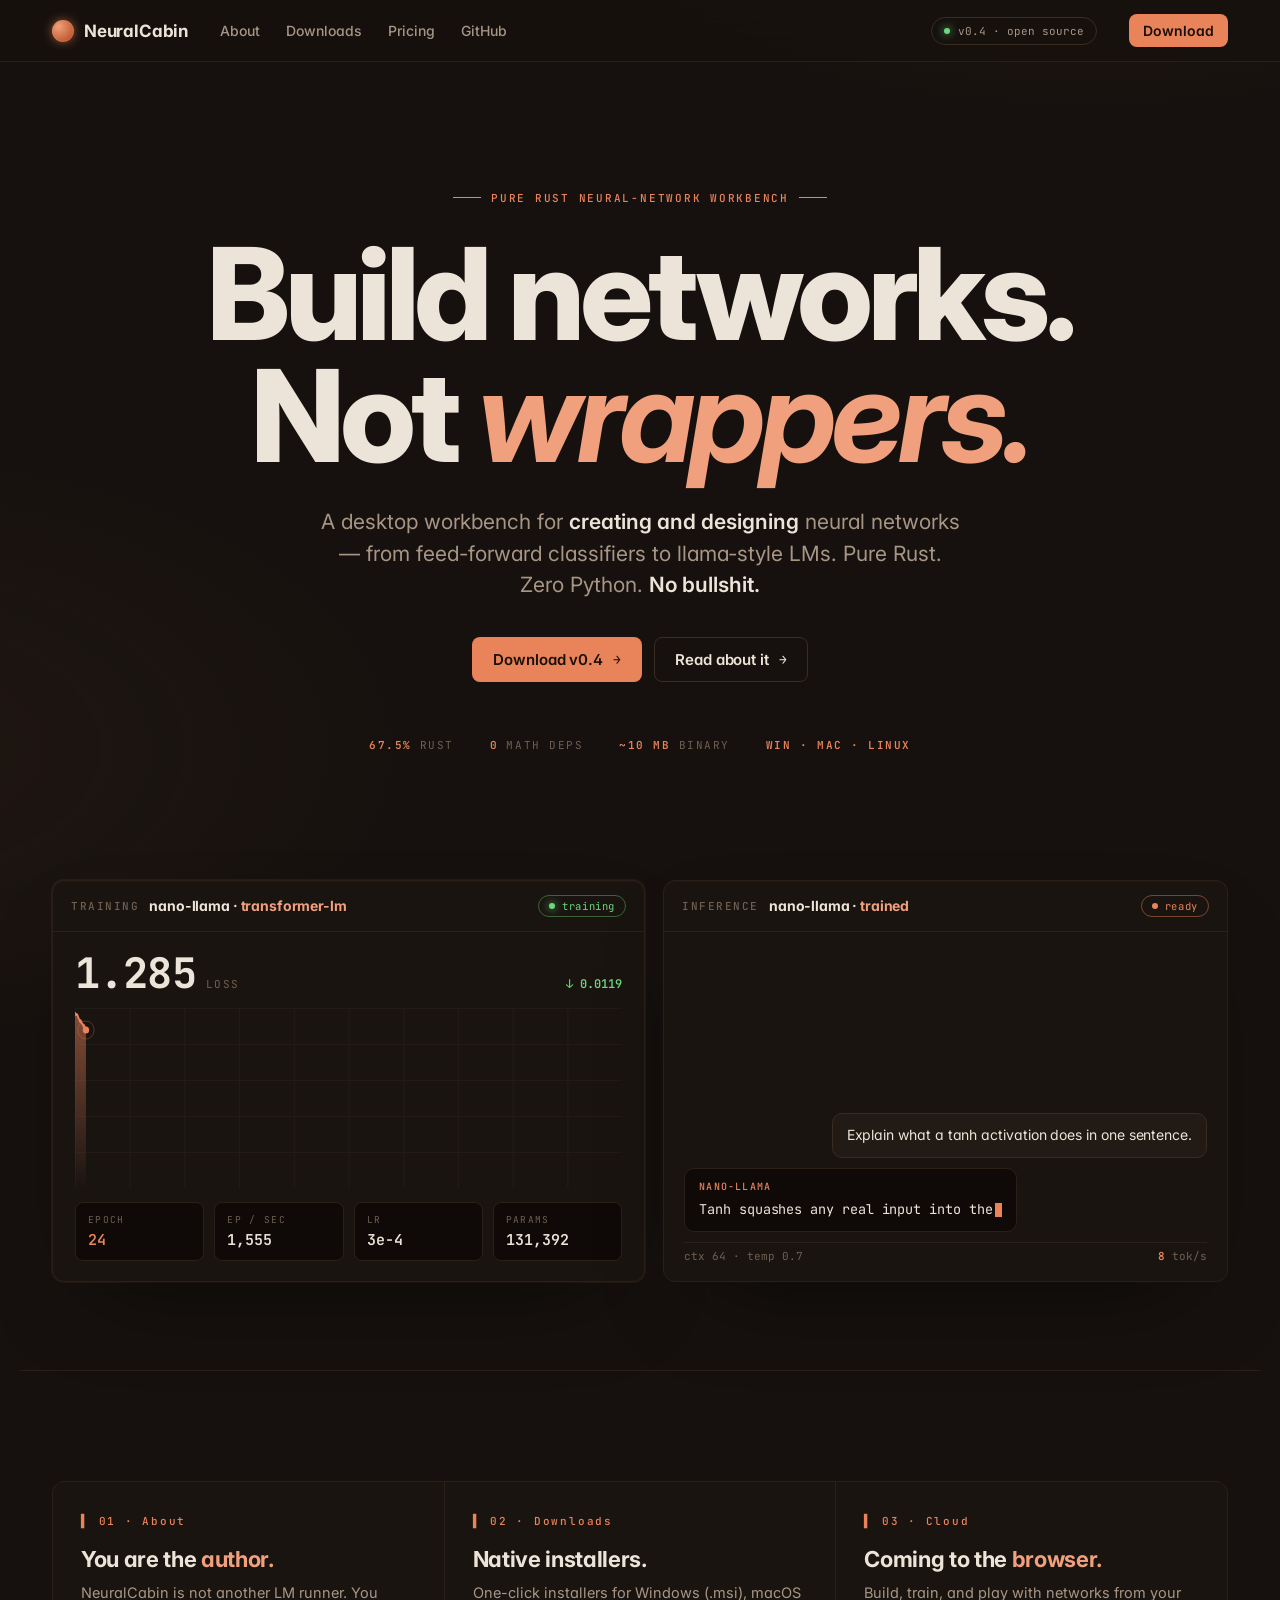
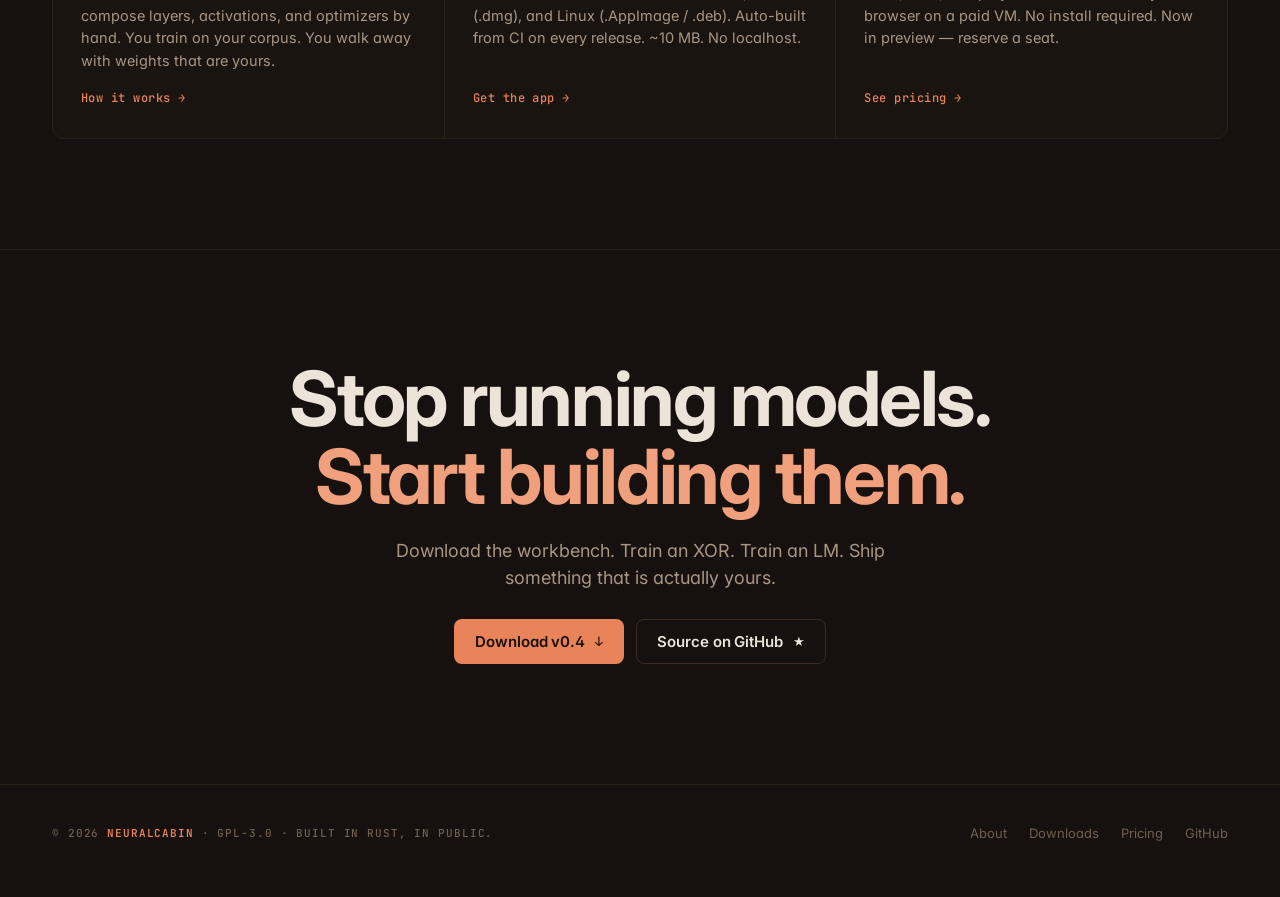
<file: index.html>
<!doctype html>
<html lang="en">
<head>
<meta charset="utf-8" />
<meta name="viewport" content="width=device-width,initial-scale=1" />
<title>NeuralCabin — pure Rust neural network workbench</title>
<link rel="preconnect" href="https://fonts.googleapis.com">
<link rel="preconnect" href="https://fonts.gstatic.com" crossorigin>
<link href="https://fonts.googleapis.com/css2?family=Inter:wght@400;500;600;700;800&family=JetBrains+Mono:wght@400;500;700&display=swap" rel="stylesheet">
<link rel="stylesheet" href="styles.css">
<style>
  /* condensed landing-specific */
  .hero{padding-top:120px;padding-bottom:80px;position:relative;text-align:center}
  .hero .eyebrow{justify-content:center}
  h1.hero-h{
    font-size:clamp(56px, 10vw, 144px);line-height:.96;letter-spacing:-.04em;
    margin:0 auto 28px;font-weight:800;max-width:14ch;
  }
  h1.hero-h .accent{color:var(--orange-2);font-style:italic;font-weight:700}
  .hero-sub{
    font-size:21px;color:var(--ink-dim);max-width:640px;line-height:1.5;
    margin:0 auto 36px;font-weight:400;
  }
  .hero-sub strong{color:var(--ink);font-weight:600}
  .hero-actions{display:flex;gap:12px;flex-wrap:wrap;justify-content:center}
  .hero-meta{
    margin-top:56px;display:flex;gap:36px;flex-wrap:wrap;justify-content:center;
    font-family:var(--mono);font-size:11px;color:var(--ink-mute);
    text-transform:uppercase;letter-spacing:.14em;
  }
  .hero-meta span{display:flex;align-items:center;gap:8px}
  .hero-meta b{color:var(--orange);font-weight:600}

  /* live demo 2-up */
  .demo-wrap{padding-top:48px;padding-bottom:88px}
  .demo-2up{display:grid;grid-template-columns:1.05fr 1fr;gap:18px;max-width:1180px;margin:0 auto}
  .panel{
    border:1px solid var(--line);border-radius:12px;background:var(--bg-card);
    box-shadow:0 40px 100px -50px rgba(0,0,0,.7), inset 0 1px 0 rgba(255,255,255,.02);
    display:flex;flex-direction:column;overflow:hidden;
  }
  .panel.glow{box-shadow:0 40px 100px -50px rgba(0,0,0,.7), 0 0 0 1px rgba(232,131,90,.08), inset 0 1px 0 rgba(255,255,255,.02)}
  .ph{
    display:flex;align-items:center;gap:10px;padding:14px 18px;
    border-bottom:1px solid var(--line);
  }
  .ph .lbl{font-family:var(--mono);font-size:11px;color:var(--ink-mute);letter-spacing:.14em;text-transform:uppercase;font-weight:500}
  .ph .title{font-size:14px;font-weight:700;letter-spacing:-.01em}
  .ph .title .accent{color:var(--orange-2)}
  .ph .spacer{flex:1}
  .ph .status{
    display:inline-flex;align-items:center;gap:7px;padding:3px 10px;border-radius:999px;
    font-family:var(--mono);font-size:10.5px;letter-spacing:.06em;
  }
  .ph .status .dot{width:6px;height:6px;border-radius:50%}
  .ph .status.live{color:var(--green);border:1px solid rgba(106,217,122,.4)}
  .ph .status.live .dot{background:var(--green);box-shadow:0 0 8px var(--green);animation:pulse 1.4s ease-in-out infinite}
  .ph .status.ready{color:var(--orange);border:1px solid var(--orange-ring)}
  .ph .status.ready .dot{background:var(--orange)}
  @keyframes pulse{50%{opacity:.4}}

  /* training panel */
  .train-body{padding:20px 22px;display:flex;flex-direction:column;gap:14px;flex:1}
  .loss-big{display:flex;align-items:baseline;gap:10px;font-family:var(--mono)}
  .loss-big .v{font-size:42px;font-weight:700;color:var(--ink);letter-spacing:-.02em;line-height:1;font-variant-numeric:tabular-nums}
  .loss-big .lbl{font-size:11px;color:var(--ink-mute);text-transform:uppercase;letter-spacing:.14em}
  .loss-big .delta{margin-left:auto;font-size:12px;color:var(--green);font-weight:600}
  .loss-svg{width:100%;height:180px;display:block}
  .train-stats{display:grid;grid-template-columns:repeat(4, 1fr);gap:10px}
  .stat-cell{padding:10px 12px;border:1px solid var(--line);border-radius:8px;background:#0f0a07}
  .stat-cell .k{font-family:var(--mono);font-size:9.5px;color:var(--ink-mute);text-transform:uppercase;letter-spacing:.14em}
  .stat-cell .v{font-family:var(--mono);font-size:15px;color:var(--ink);margin-top:4px;font-variant-numeric:tabular-nums;font-weight:600}
  .stat-cell .v.accent{color:var(--orange)}

  /* inference panel */
  .chat-body{padding:18px 20px;display:flex;flex-direction:column;gap:10px;flex:1;min-height:0}
  .msgs{flex:1;overflow:hidden;display:flex;flex-direction:column;gap:10px;min-height:280px;justify-content:flex-end}
  .msg{
    padding:11px 14px;border-radius:10px;max-width:88%;font-size:14px;line-height:1.45;
    letter-spacing:-.005em;
  }
  .msg.user{
    align-self:flex-end;background:#221a14;border:1px solid var(--line-2);color:var(--ink);
  }
  .msg.bot{
    align-self:flex-start;background:#0f0a07;border:1px solid var(--line);color:var(--ink-dim);
    position:relative;font-family:var(--mono);font-size:13.5px;
  }
  .msg.bot .who{
    font-family:var(--mono);font-size:10px;color:var(--orange);letter-spacing:.12em;
    text-transform:uppercase;margin-bottom:6px;display:block;font-weight:500;
  }
  .msg.bot .body{color:var(--ink)}
  .msg.bot .cursor{display:inline-block;width:7px;height:14px;background:var(--orange);vertical-align:middle;margin-left:2px;animation:blink 1s steps(2) infinite}
  @keyframes blink{50%{opacity:0}}
  .chat-foot{display:flex;align-items:center;gap:10px;padding-top:6px;border-top:1px solid var(--line);font-family:var(--mono);font-size:11px;color:var(--ink-mute)}
  .chat-foot .tok{margin-left:auto}
  .chat-foot .tok b{color:var(--orange);font-weight:600}

  /* three callouts */
  .three{
    display:grid;grid-template-columns:repeat(3, 1fr);gap:1px;
    background:var(--line);border:1px solid var(--line);border-radius:12px;overflow:hidden;
  }
  .three .item{padding:32px 28px;background:var(--bg-card);display:flex;flex-direction:column}
  .three .item .no{
    font-family:var(--mono);font-size:11px;color:var(--orange);font-weight:500;
    letter-spacing:.16em;margin-bottom:18px;
  }
  .three .item h3{font-size:22px;font-weight:700;margin:0 0 10px;letter-spacing:-.015em;line-height:1.2}
  .three .item h3 .accent{color:var(--orange-2)}
  .three .item p{font-size:14.5px;color:var(--ink-dim);line-height:1.55;margin:0 0 18px;flex:1}
  .three .item a.link{font-family:var(--mono);font-size:12px;color:var(--orange);font-weight:500;letter-spacing:.04em}
  .three .item a.link:hover{color:var(--orange-2)}

  /* cta */
  .cta{padding-top:110px;padding-bottom:120px;border-top:1px solid var(--line);text-align:center}
  .cta h2{
    font-size:clamp(40px, 6vw, 76px);line-height:1.02;letter-spacing:-.03em;
    font-weight:700;margin:0 0 22px;
  }
  .cta h2 .accent{color:var(--orange-2)}
  .cta p{color:var(--ink-dim);font-size:18px;margin:0 auto 28px;max-width:540px;line-height:1.5}
  .cta .actions{display:flex;gap:12px;justify-content:center;flex-wrap:wrap}

  @media (max-width: 920px){
    .three{grid-template-columns:1fr}
    .demo-2up{grid-template-columns:1fr}
    .train-stats{grid-template-columns:1fr 1fr}
  }
</style>
</head>
<body>

<nav class="nav">
  <div class="nav-inner">
    <a class="brand" href="index.html">
      <span class="brand-mark" aria-hidden="true"></span>
      <span class="brand-name">NeuralCabin</span>
    </a>
    <ul>
      <li><a href="about.html">About</a></li>
      <li><a href="downloads.html">Downloads</a></li>
      <li><a href="pricing.html">Pricing</a></li>
      <li><a href="https://github.com/GuyThatLivesAndCodes/NeuralCabin">GitHub</a></li>
    </ul>
    <div class="spacer"></div>
    <span class="pill"><span class="dot"></span>v0.4 · open source</span>
    <a class="gh" href="downloads.html">Download</a>
  </div>
</nav>

<section class="hero shell">
  <div class="eyebrow"><span class="bar"></span>Pure Rust neural-network workbench<span class="bar"></span></div>
  <h1 class="hero-h">Build networks.<br/>Not <span class="accent">wrappers.</span></h1>
  <p class="hero-sub">
    A desktop workbench for <strong>creating and designing</strong> neural networks — from feed-forward classifiers to llama-style LMs. Pure Rust. Zero Python. <strong>No bullshit.</strong>
  </p>
  <div class="hero-actions">
    <a class="btn btn-primary" href="downloads.html">Download v0.4 <span class="arr">→</span></a>
    <a class="btn btn-ghost" href="about.html">Read about it <span class="arr">→</span></a>
  </div>
  <div class="hero-meta">
    <span><b>67.5%</b> Rust</span>
    <span><b>0</b> math deps</span>
    <span><b>~10 MB</b> binary</span>
    <span><b>Win · mac · Linux</b></span>
  </div>
</section>

<!-- live demo: training + inference -->
<section class="demo-wrap shell">
  <div class="demo-2up">

    <!-- TRAINING -->
    <div class="panel glow">
      <div class="ph">
        <span class="lbl">Training</span>
        <span class="title">nano-llama · <span class="accent">transformer-lm</span></span>
        <span class="spacer"></span>
        <span class="status live"><span class="dot"></span>training</span>
      </div>
      <div class="train-body">
        <div class="loss-big">
          <span class="v" id="loss-v">1.247</span>
          <span class="lbl">loss</span>
          <span class="delta" id="loss-d">↓ 0.000</span>
        </div>
        <svg class="loss-svg" id="loss-svg" viewBox="0 0 600 180" preserveAspectRatio="none">
          <defs>
            <linearGradient id="lossG" x1="0" y1="0" x2="0" y2="1">
              <stop offset="0%" stop-color="#e8835a" stop-opacity=".5"/>
              <stop offset="100%" stop-color="#e8835a" stop-opacity="0"/>
            </linearGradient>
            <pattern id="lossGrid" width="60" height="36" patternUnits="userSpaceOnUse">
              <path d="M 60 0 L 0 0 0 36" fill="none" stroke="#2a2018" stroke-width="1"/>
            </pattern>
          </defs>
          <rect width="600" height="180" fill="url(#lossGrid)"/>
          <path id="loss-area" d="" fill="url(#lossG)"/>
          <path id="loss-line" d="" fill="none" stroke="#e8835a" stroke-width="2" stroke-linecap="round" stroke-linejoin="round"/>
          <circle id="loss-dot" cx="0" cy="0" r="3.5" fill="#e8835a"/>
          <circle id="loss-halo" cx="0" cy="0" r="9" fill="none" stroke="#e8835a" stroke-opacity=".3"/>
        </svg>
        <div class="train-stats">
          <div class="stat-cell"><div class="k">epoch</div><div class="v accent" id="st-ep">0</div></div>
          <div class="stat-cell"><div class="k">ep / sec</div><div class="v" id="st-eps">0</div></div>
          <div class="stat-cell"><div class="k">lr</div><div class="v">3e-4</div></div>
          <div class="stat-cell"><div class="k">params</div><div class="v">131,392</div></div>
        </div>
      </div>
    </div>

    <!-- INFERENCE -->
    <div class="panel">
      <div class="ph">
        <span class="lbl">Inference</span>
        <span class="title">nano-llama · <span class="accent">trained</span></span>
        <span class="spacer"></span>
        <span class="status ready"><span class="dot"></span>ready</span>
      </div>
      <div class="chat-body">
        <div class="msgs" id="msgs"></div>
        <div class="chat-foot">
          <span>ctx 64 · temp 0.7</span>
          <span class="tok"><b id="tps">0</b> tok/s</span>
        </div>
      </div>
    </div>

  </div>
</section>

<!-- three callouts -->
<section class="section shell">
  <div class="three">
    <div class="item">
      <div class="no">▌ 01 · About</div>
      <h3>You are the <span class="accent">author.</span></h3>
      <p>NeuralCabin is not another LM runner. You compose layers, activations, and optimizers by hand. You train on your corpus. You walk away with weights that are yours.</p>
      <a class="link" href="about.html">How it works →</a>
    </div>
    <div class="item">
      <div class="no">▌ 02 · Downloads</div>
      <h3>Native installers.</h3>
      <p>One-click installers for Windows (.msi), macOS (.dmg), and Linux (.AppImage / .deb). Auto-built from CI on every release. ~10 MB. No localhost.</p>
      <a class="link" href="downloads.html">Get the app →</a>
    </div>
    <div class="item">
      <div class="no">▌ 03 · Cloud</div>
      <h3>Coming to the <span class="accent">browser.</span></h3>
      <p>Build, train, and play with networks from your browser on a paid VM. No install required. Now in preview — reserve a seat.</p>
      <a class="link" href="pricing.html">See pricing →</a>
    </div>
  </div>
</section>

<!-- cta -->
<section class="cta">
  <div class="shell">
    <h2>Stop running models.<br/><span class="accent">Start building them.</span></h2>
    <p>Download the workbench. Train an XOR. Train an LM. Ship something that is actually yours.</p>
    <div class="actions">
      <a class="btn btn-primary" href="downloads.html">Download v0.4 <span class="arr">↓</span></a>
      <a class="btn btn-ghost" href="https://github.com/GuyThatLivesAndCodes/NeuralCabin">Source on GitHub <span class="arr">★</span></a>
    </div>
  </div>
</section>

<footer>
  <div class="shell foot">
    <div class="foot-l">© 2026 <b>NeuralCabin</b> · GPL-3.0 · Built in Rust, in public.</div>
    <ul>
      <li><a href="about.html">About</a></li>
      <li><a href="downloads.html">Downloads</a></li>
      <li><a href="pricing.html">Pricing</a></li>
      <li><a href="https://github.com/GuyThatLivesAndCodes/NeuralCabin">GitHub</a></li>
    </ul>
  </div>
</footer>

<script>
(function(){
  /* ============= TRAINING LOSS ANIMATION ============= */
  const W = 600, H = 180;
  const PAD_T = 8, PAD_B = 8;
  const TOTAL_EPOCHS = 1200;
  const losses = [];
  let epoch = 0;

  function lossAt(ep){
    // realistic-ish decay: starts ~1.35, decays toward ~0.08, with mild noise
    const decay = 1.35 * Math.exp(-ep / 220) + 0.08;
    const noise = (Math.random() - 0.5) * 0.025;
    return Math.max(0.05, decay + noise);
  }

  // seed with a few starting points for instant visual
  for (let i = 0; i < 4; i++){ losses.push(lossAt(i)); epoch = i; }

  const minLoss = 0.05;
  const maxLoss = 1.4;
  function yFor(l){
    const t = (l - minLoss) / (maxLoss - minLoss);
    return PAD_T + (1 - t) * (H - PAD_T - PAD_B);
  }
  function xFor(i){
    return (i / Math.max(1, TOTAL_EPOCHS - 1)) * W;
  }

  const lineEl = document.getElementById("loss-line");
  const areaEl = document.getElementById("loss-area");
  const dotEl  = document.getElementById("loss-dot");
  const haloEl = document.getElementById("loss-halo");
  const vEl    = document.getElementById("loss-v");
  const dEl    = document.getElementById("loss-d");
  const epEl   = document.getElementById("st-ep");
  const epsEl  = document.getElementById("st-eps");

  let prevLoss = losses[0];

  function render(){
    if (!losses.length) return;
    let d = "";
    for (let i = 0; i < losses.length; i++){
      const x = xFor(i), y = yFor(losses[i]);
      d += (i === 0 ? "M " : "L ") + x.toFixed(1) + " " + y.toFixed(1) + " ";
    }
    lineEl.setAttribute("d", d);
    const lastX = xFor(losses.length - 1);
    areaEl.setAttribute("d", d + "L " + lastX.toFixed(1) + " " + H + " L 0 " + H + " Z");

    const cy = yFor(losses[losses.length - 1]);
    dotEl.setAttribute("cx", lastX.toFixed(1));
    dotEl.setAttribute("cy", cy.toFixed(1));
    haloEl.setAttribute("cx", lastX.toFixed(1));
    haloEl.setAttribute("cy", cy.toFixed(1));

    const cur = losses[losses.length - 1];
    vEl.textContent = cur.toFixed(3);
    const delta = prevLoss - cur;
    dEl.textContent = (delta >= 0 ? "↓ " : "↑ ") + Math.abs(delta).toFixed(4);
    dEl.style.color = delta >= 0 ? "var(--green)" : "var(--red)";
    prevLoss = cur;

    epEl.textContent = epoch.toString();
  }
  render();

  function tickTrain(){
    epoch++;
    losses.push(lossAt(epoch));
    if (losses.length > TOTAL_EPOCHS) losses.shift();
    if (epoch >= TOTAL_EPOCHS){
      // restart from 0 with a fresh seed for the perpetual demo
      losses.length = 0;
      epoch = 0;
      for (let i = 0; i < 4; i++){ losses.push(lossAt(i)); epoch = i; }
    }
    render();
  }

  // ep/sec readout (steady-state synthetic figure)
  let displayedEps = 0;
  function tickEps(){
    const target = 2100 + Math.sin(Date.now()/1500) * 90;
    displayedEps += (target - displayedEps) * 0.15;
    epsEl.textContent = displayedEps.toFixed(0).replace(/\B(?=(\d{3})+(?!\d))/g, ",");
  }

  setInterval(tickTrain, 90);
  setInterval(tickEps, 200);

  /* ============= INFERENCE CHAT ANIMATION ============= */
  const dialogs = [
    {
      q: "Explain what a tanh activation does in one sentence.",
      a: "Tanh squashes any real input into the range (−1, 1), making it useful as a zero-centered alternative to sigmoid for hidden layers — though it still saturates at the extremes, which can stall gradients."
    },
    {
      q: "Write a haiku about gradient descent.",
      a: "loss curves bend downward / weights take their cautious small steps / minima patient"
    },
    {
      q: "What's the difference between Adam and SGD?",
      a: "SGD takes a fixed-rate step in the direction of the current gradient. Adam keeps running estimates of the gradient's first and second moments and adapts the step size per-parameter — it converges faster on most problems, but uses ~3× more memory."
    },
    {
      q: "Why do we need a non-linear activation function?",
      a: "Without one, stacking linear layers just gives you another linear layer — the whole network collapses to a single matrix. Non-linearities are what let the network represent curved decision boundaries."
    },
  ];

  const msgsEl = document.getElementById("msgs");
  const tpsEl  = document.getElementById("tps");
  let dlgIdx = 0;

  function delay(ms){ return new Promise(r => setTimeout(r, ms)); }

  function addUser(text){
    const el = document.createElement("div");
    el.className = "msg user";
    el.textContent = text;
    msgsEl.appendChild(el);
    trimMsgs();
  }
  function addBot(){
    const el = document.createElement("div");
    el.className = "msg bot";
    el.innerHTML = '<span class="who">nano-llama</span><span class="body"></span><span class="cursor"></span>';
    msgsEl.appendChild(el);
    trimMsgs();
    return el;
  }
  function trimMsgs(){
    // keep at most last 4 messages so the panel does not overflow
    while (msgsEl.children.length > 4){
      msgsEl.removeChild(msgsEl.firstChild);
    }
  }

  async function typeOut(el, text){
    const body = el.querySelector(".body");
    const cursor = el.querySelector(".cursor");
    const tStart = Date.now();
    let toks = 0;
    for (let i = 0; i < text.length; i++){
      body.textContent += text[i];
      toks = Math.max(toks, Math.round(body.textContent.length / 4.2));
      const elapsed = (Date.now() - tStart) / 1000;
      tpsEl.textContent = elapsed > 0 ? Math.round(toks / elapsed).toString() : "0";
      // typing speed: faster for spaces, slower mid-word
      const ch = text[i];
      const wait = ch === " " ? 12 + Math.random()*10
                  : ch === "." || ch === "," ? 90 + Math.random()*60
                  : 22 + Math.random()*22;
      await delay(wait);
    }
    cursor.remove();
  }

  async function runChat(){
    while (true){
      const d = dialogs[dlgIdx % dialogs.length];
      dlgIdx++;

      // user appears, then bot "thinks", then streams
      addUser(d.q);
      await delay(450);
      tpsEl.textContent = "0";
      const bot = addBot();
      await delay(380);
      await typeOut(bot, d.a);
      await delay(2600);
    }
  }

  runChat();
})();
</script>

</body>
</html>
</file>
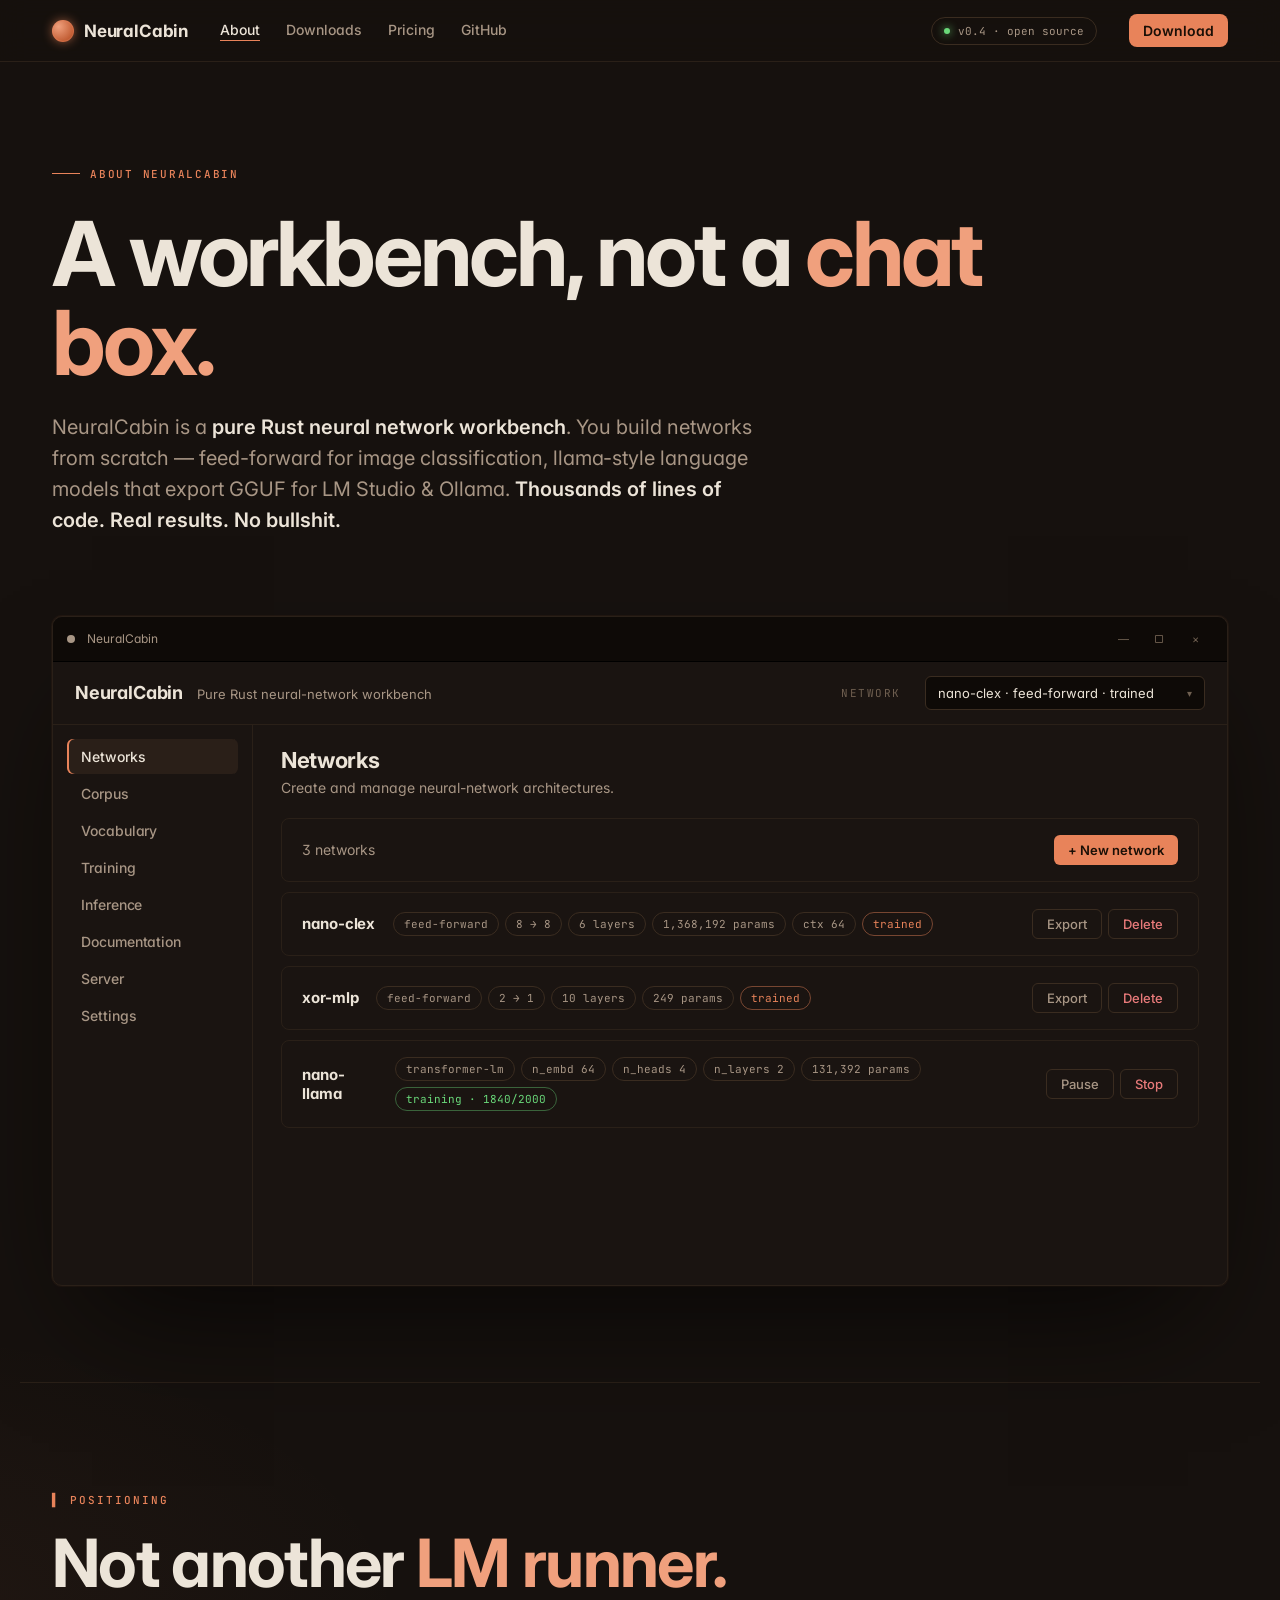
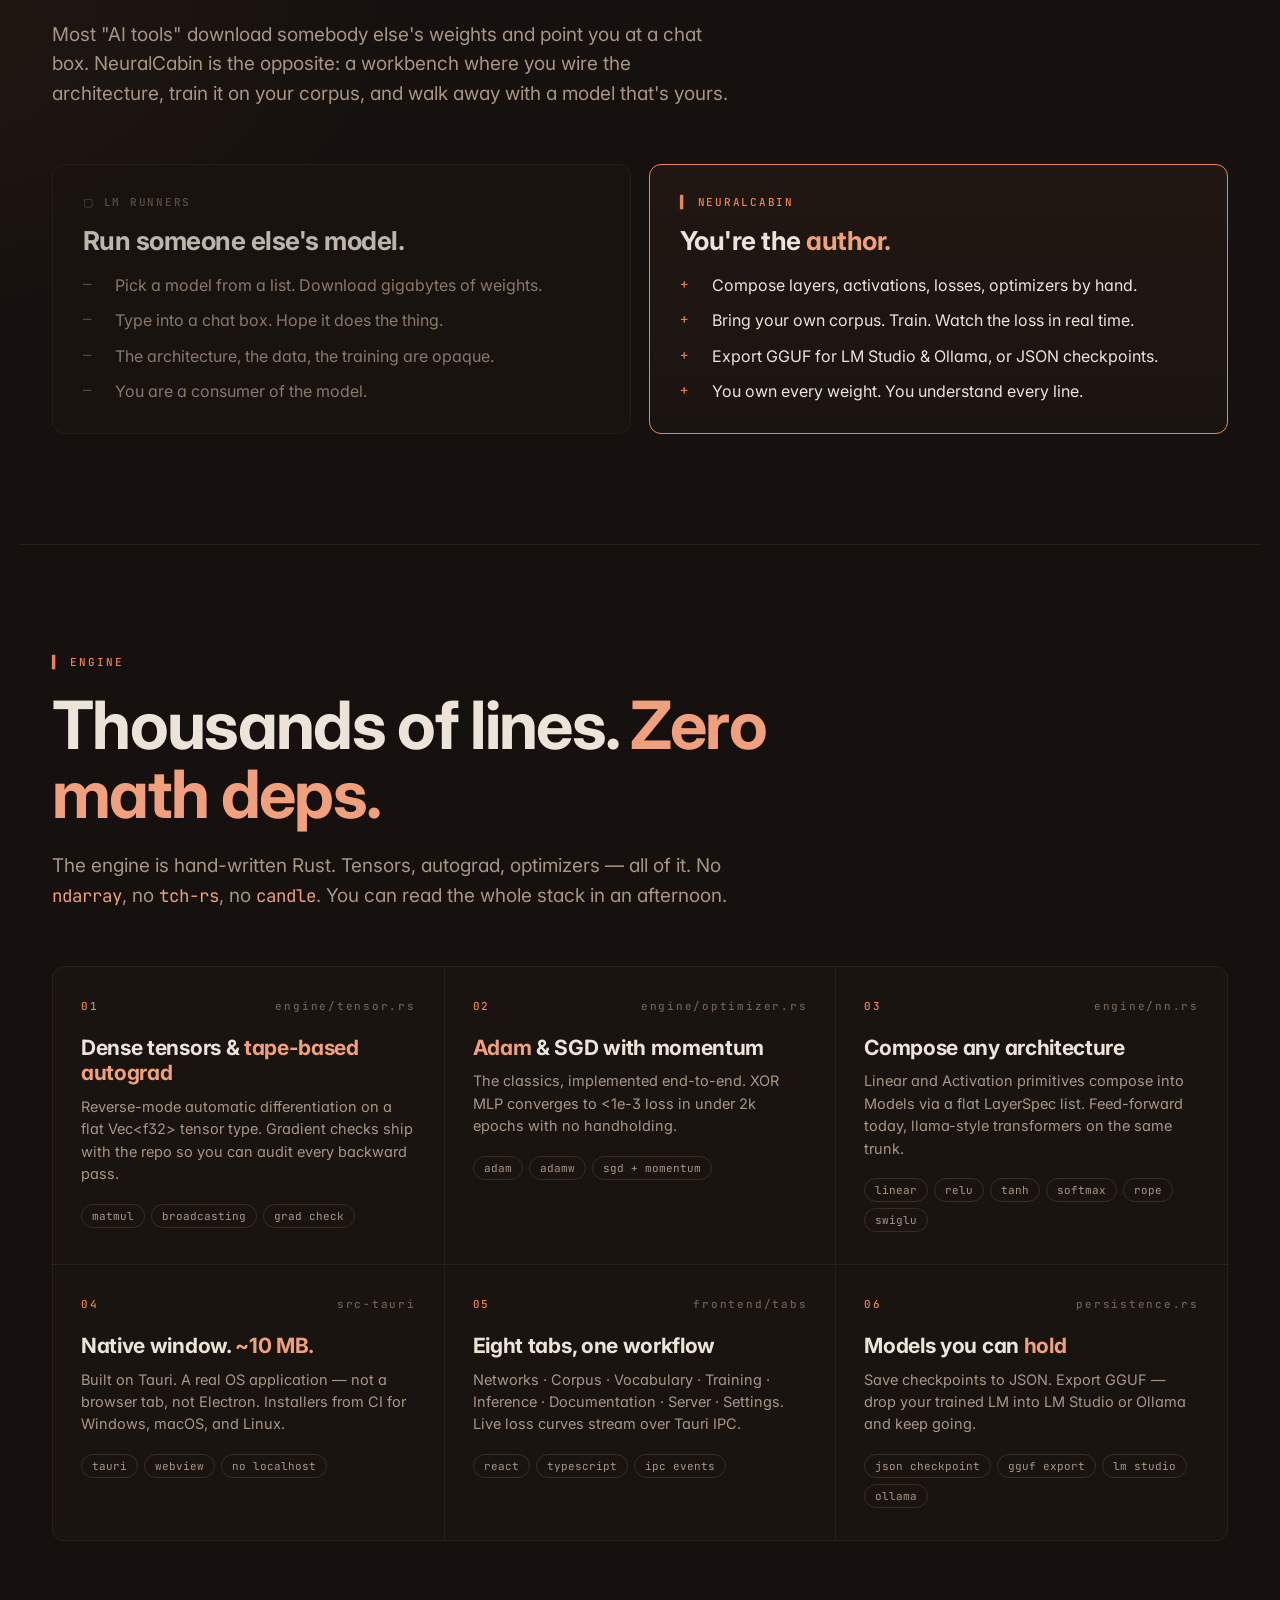
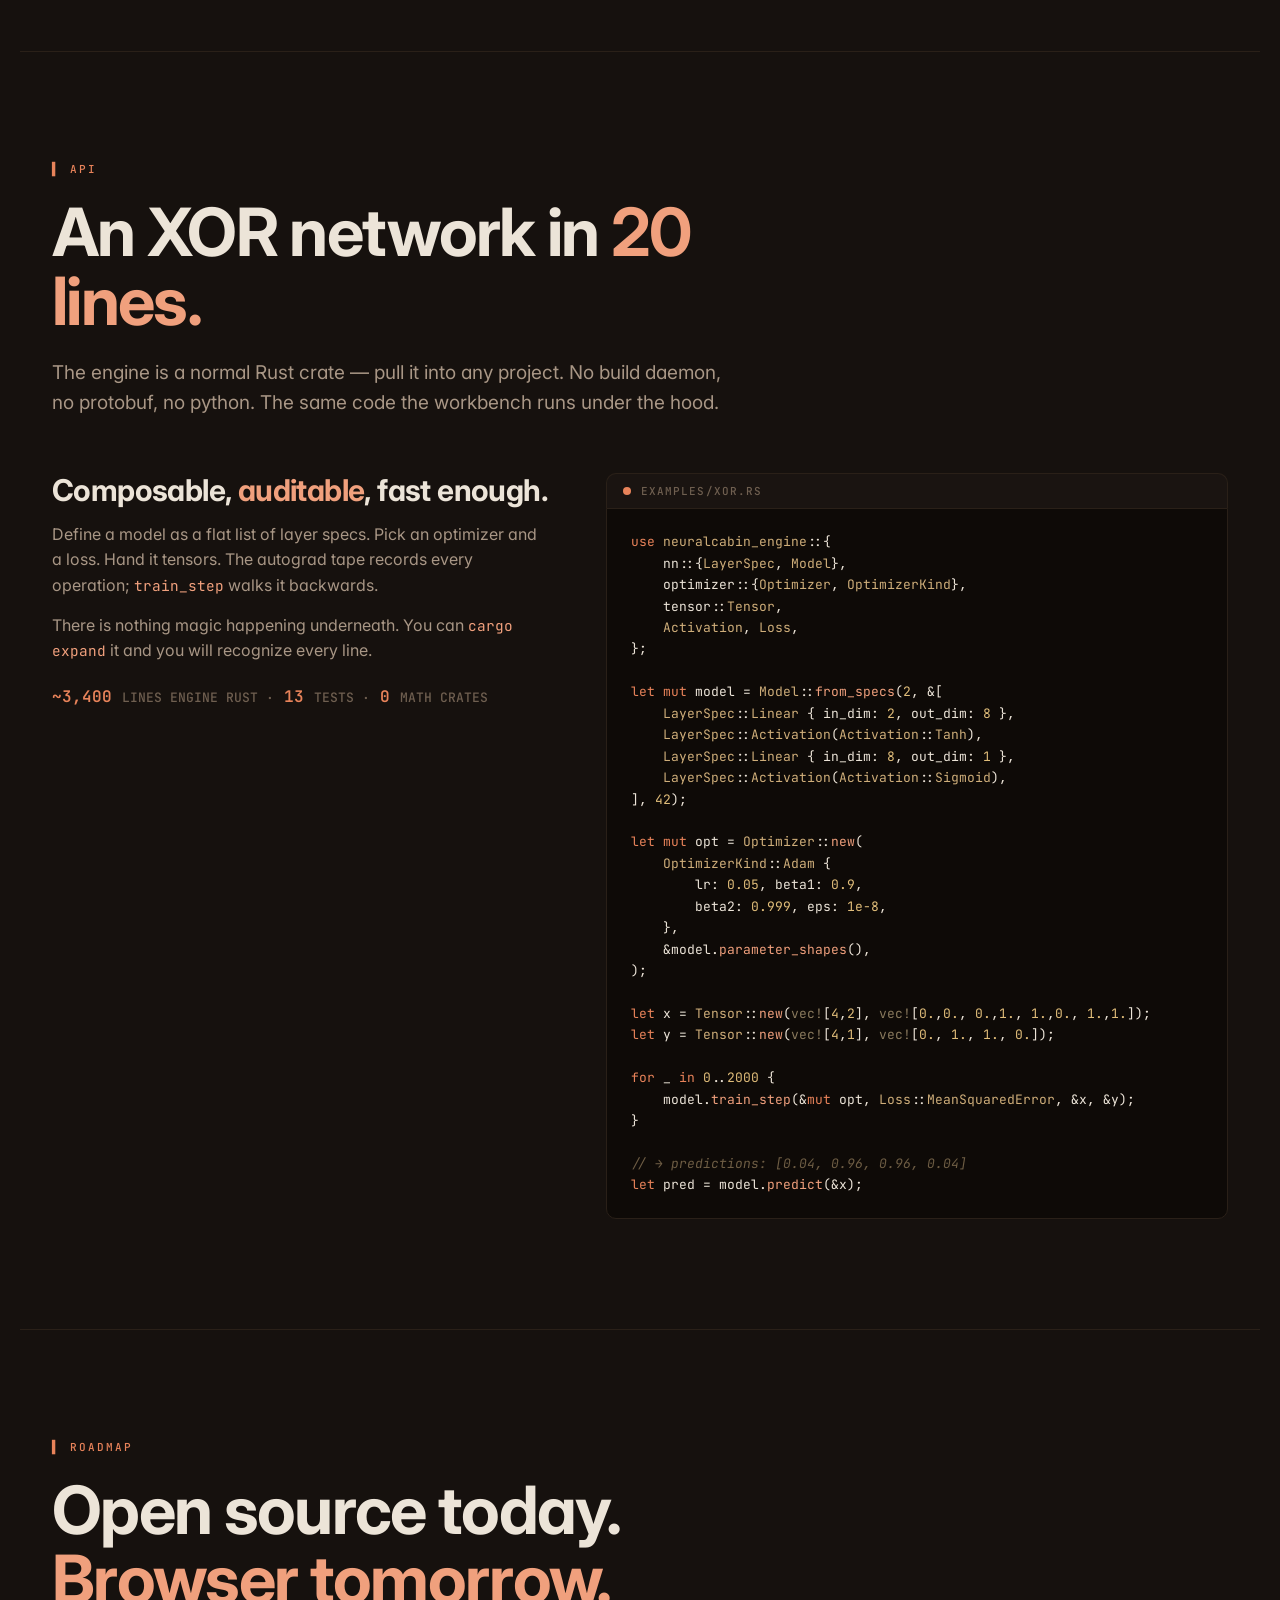
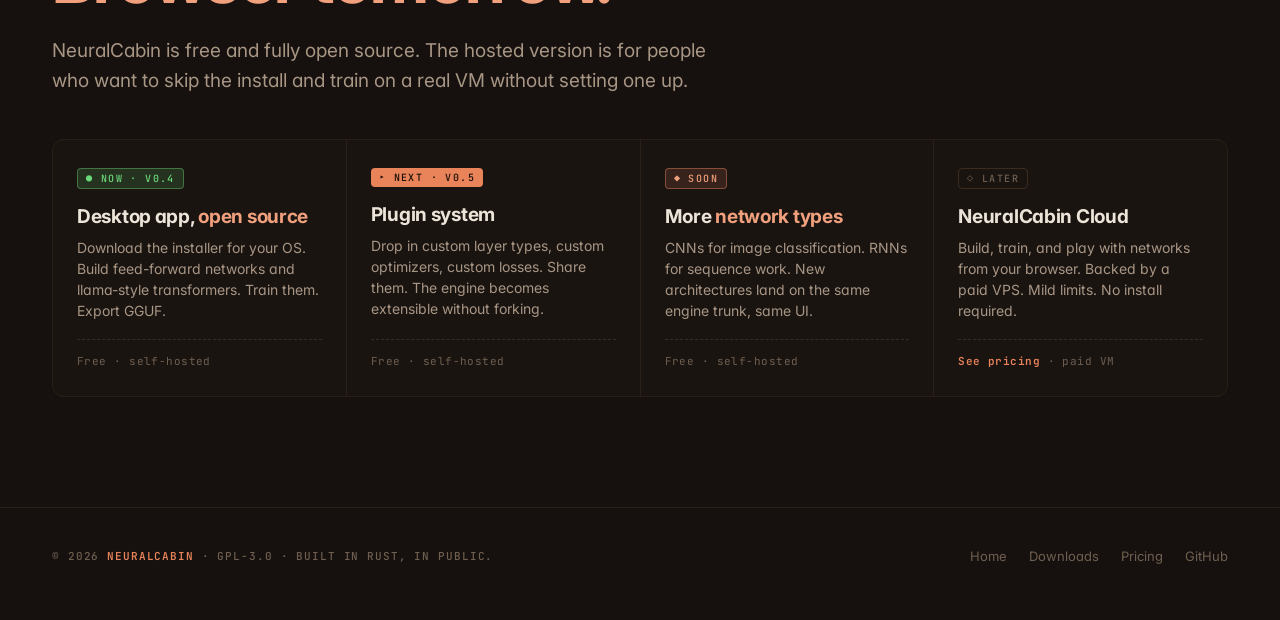
<file: about.html>
<!doctype html>
<html lang="en">
<head>
<meta charset="utf-8" />
<meta name="viewport" content="width=device-width,initial-scale=1" />
<title>About — NeuralCabin</title>
<link rel="preconnect" href="https://fonts.googleapis.com">
<link rel="preconnect" href="https://fonts.gstatic.com" crossorigin>
<link href="https://fonts.googleapis.com/css2?family=Inter:wght@400;500;600;700;800&family=JetBrains+Mono:wght@400;500;700&display=swap" rel="stylesheet">
<link rel="stylesheet" href="styles.css">
<style>
  /* page hero */
  .page-hero{padding-top:96px;padding-bottom:56px}
  h1.page-h{
    font-size:clamp(48px, 7vw, 96px);line-height:1;letter-spacing:-.035em;
    margin:0 0 24px;font-weight:700;max-width:18ch;
  }
  h1.page-h .accent{color:var(--orange-2)}
  .page-sub{
    font-size:20px;color:var(--ink-dim);max-width:720px;line-height:1.55;margin:0;
  }
  .page-sub strong{color:var(--ink);font-weight:600}

  /* app preview (full) */
  .preview-wrap{padding-top:24px;padding-bottom:96px;position:relative}
  .window{
    border:1px solid var(--line);border-radius:10px;overflow:hidden;
    background:var(--bg-card);
    box-shadow:
      0 60px 120px -40px rgba(0,0,0,.7),
      0 0 0 1px rgba(232,131,90,.05),
      inset 0 1px 0 rgba(255,255,255,.03);
  }
  .titlebar{
    display:flex;align-items:center;gap:12px;padding:10px 14px;
    background:#0e0a07;font-size:12px;color:var(--ink-dim);
    border-bottom:1px solid #000;
  }
  .titlebar .dot-app{width:8px;height:8px;border-radius:50%;background:var(--ink-dim)}
  .titlebar .title{flex:1}
  .titlebar .winctl{display:flex;color:var(--ink-mute)}
  .titlebar .winctl i{display:inline-flex;align-items:center;justify-content:center;width:36px;height:24px;font-style:normal;font-size:11px}
  .app-head{display:flex;align-items:center;gap:24px;padding:14px 22px;border-bottom:1px solid var(--line)}
  .app-head .lock{display:flex;align-items:baseline;gap:14px}
  .app-head .lock b{font-size:18px;font-weight:700;letter-spacing:-.01em}
  .app-head .lock span{font-size:13px;color:var(--ink-dim)}
  .app-head .spacer{flex:1}
  .app-head .net-label{font-family:var(--mono);font-size:11px;color:var(--ink-mute);letter-spacing:.14em;text-transform:uppercase}
  .app-head .net-pick{
    display:flex;align-items:center;gap:10px;padding:8px 12px;
    border:1px solid var(--line-2);border-radius:6px;background:#0e0a07;
    font-size:13px;min-width:280px;justify-content:space-between;
  }
  .app-head .net-pick .chev{color:var(--ink-mute);font-size:10px}
  .app{display:grid;grid-template-columns:200px 1fr;min-height:560px}
  .tabs{border-right:1px solid var(--line);padding:14px 14px;display:flex;flex-direction:column;gap:2px}
  .tab{display:flex;align-items:center;padding:9px 14px;font-size:14px;color:var(--ink-dim);font-weight:500;border-radius:6px;cursor:pointer;letter-spacing:-.005em}
  .tab:hover{color:var(--ink);background:#221a14}
  .tab.active{color:var(--ink);background:var(--bg-hi);box-shadow:inset 2px 0 0 var(--orange)}
  .panel{padding:22px 28px 28px}
  .panel h2{font-size:22px;font-weight:700;margin:0 0 6px;letter-spacing:-.015em}
  .panel .lede{font-size:14px;color:var(--ink-dim);margin:0 0 22px}
  .nc-card{
    border:1px solid var(--line);border-radius:8px;background:transparent;
    padding:16px 20px;display:flex;align-items:center;gap:14px;margin-bottom:10px;
  }
  .nc-card.count{justify-content:space-between}
  .nc-card .count-text{font-size:14px;color:var(--ink-dim)}
  .nc-card .name{font-weight:700;font-size:15px;letter-spacing:-.005em;margin-right:4px}
  .nc-card .chips{display:flex;gap:6px;flex-wrap:wrap}
  .nc-card .row-actions{margin-left:auto;display:flex;gap:6px}

  /* positioning */
  .vs{display:grid;grid-template-columns:1fr 1fr;gap:18px;margin-top:56px}
  .vs-card{border:1px solid var(--line);border-radius:12px;padding:30px;background:var(--bg-card);position:relative}
  .vs-card.them{opacity:.78}
  .vs-card.us{border-color:var(--orange);background:linear-gradient(180deg, rgba(232,131,90,.05) 0%, var(--bg-card) 100%)}
  .vs-card .label{font-family:var(--mono);font-size:11px;letter-spacing:.16em;text-transform:uppercase;color:var(--ink-mute);margin-bottom:16px;font-weight:500}
  .vs-card.us .label{color:var(--orange)}
  .vs-card h3{font-size:26px;font-weight:700;margin:0 0 18px;letter-spacing:-.02em}
  .vs-card h3 .accent{color:var(--orange-2)}
  .vs-card ul{list-style:none;padding:0;margin:0;display:flex;flex-direction:column;gap:12px}
  .vs-card li{display:flex;gap:14px;font-size:16px;color:var(--ink-dim);line-height:1.45}
  .vs-card li .glyph{font-family:var(--mono);color:var(--ink-mute);min-width:18px;font-size:14px}
  .vs-card.us li{color:var(--ink)}
  .vs-card.us li .glyph{color:var(--orange)}

  /* features */
  .feats{display:grid;grid-template-columns:repeat(3, 1fr);gap:1px;margin-top:56px;background:var(--line);border:1px solid var(--line);border-radius:12px;overflow:hidden}
  .feat{padding:32px 28px;background:var(--bg-card)}
  .feat-no{font-family:var(--mono);font-size:11px;color:var(--orange);font-weight:500;letter-spacing:.16em;margin-bottom:22px;display:flex;justify-content:space-between}
  .feat-no span:last-child{color:var(--ink-mute)}
  .feat h4{font-size:21px;font-weight:700;margin:0 0 10px;letter-spacing:-.015em;line-height:1.2}
  .feat h4 .accent{color:var(--orange-2)}
  .feat p{font-size:14.5px;color:var(--ink-dim);line-height:1.55;margin:0}
  .feat .chips{display:flex;flex-wrap:wrap;gap:6px;margin-top:18px}

  /* code */
  .code-row{display:grid;grid-template-columns:1fr 1.25fr;gap:56px;margin-top:56px;align-items:start}
  .code-copy h3{font-size:30px;font-weight:700;margin:0 0 14px;letter-spacing:-.02em;line-height:1.15}
  .code-copy h3 .accent{color:var(--orange-2)}
  .code-copy p{font-size:16px;color:var(--ink-dim);line-height:1.6;margin:0 0 14px}
  .code-copy code{font-family:var(--mono);color:var(--orange-2);font-size:.9em}
  .code-copy .stat{display:flex;gap:10px;align-items:baseline;margin-top:22px;font-family:var(--mono);font-size:13px;color:var(--ink-mute);font-weight:500}
  .code-copy .stat b{color:var(--orange);font-size:16px;font-weight:600}
  pre.code{margin:0;border:1px solid var(--line);border-radius:10px;background:#0e0a07;padding:22px 24px;overflow:auto;font-family:var(--mono);font-size:13px;line-height:1.65;color:var(--ink)}
  .code-head{display:flex;align-items:center;gap:10px;padding:10px 16px;border:1px solid var(--line);border-bottom:none;border-radius:10px 10px 0 0;background:var(--bg-card);font-family:var(--mono);font-size:11px;color:var(--ink-mute);font-weight:500;letter-spacing:.1em;text-transform:uppercase}
  .code-head + pre.code{border-top-left-radius:0;border-top-right-radius:0}
  .code-head .dot{width:8px;height:8px;border-radius:50%;background:var(--orange)}
  .tk-kw{color:#e8835a}
  .tk-fn{color:#f0a07d}
  .tk-num{color:#e0bd7a}
  .tk-cm{color:#6e5d44;font-style:italic}
  .tk-tp{color:#cfae7a}
  .tk-pn{color:#8a7a5e}

  /* roadmap */
  .timeline{display:grid;grid-template-columns:repeat(4, 1fr);gap:1px;margin-top:44px;background:var(--line);border:1px solid var(--line);border-radius:12px;overflow:hidden}
  .stage{padding:28px 24px;background:var(--bg-card);position:relative;display:flex;flex-direction:column}
  .stage-tag{font-family:var(--mono);font-size:10px;letter-spacing:.14em;text-transform:uppercase;padding:3px 8px;border-radius:4px;display:inline-block;margin-bottom:16px;font-weight:500;align-self:flex-start}
  .stage.now .stage-tag{background:rgba(106,217,122,.15);color:var(--green);border:1px solid rgba(106,217,122,.4)}
  .stage.next .stage-tag{background:var(--orange);color:#1a0f06}
  .stage.soon .stage-tag{background:var(--orange-soft);color:var(--orange-2);border:1px solid var(--orange-ring)}
  .stage.later .stage-tag{background:transparent;color:var(--ink-mute);border:1px solid var(--line-2)}
  .stage h5{font-size:19px;font-weight:700;margin:0 0 8px;letter-spacing:-.015em;line-height:1.25}
  .stage h5 .accent{color:var(--orange-2)}
  .stage p{font-size:14px;color:var(--ink-dim);line-height:1.5;margin:0;flex:1}
  .stage .price{margin-top:18px;font-family:var(--mono);font-size:11px;color:var(--ink-mute);padding-top:14px;border-top:1px dashed var(--line-2);letter-spacing:.04em}
  .stage .price b{color:var(--orange);font-weight:600}

  @media (max-width: 920px){
    .app{grid-template-columns:1fr}
    .tabs{flex-direction:row;overflow-x:auto;border-right:none;border-bottom:1px solid var(--line);padding:8px}
    .tab{white-space:nowrap;flex-shrink:0}
    .tab.active{box-shadow:inset 0 -2px 0 var(--orange)}
    .app-head{flex-wrap:wrap;gap:12px}
    .app-head .net-pick{min-width:0;width:100%}
    .vs{grid-template-columns:1fr}
    .feats{grid-template-columns:1fr}
    .timeline{grid-template-columns:1fr 1fr}
    .code-row{grid-template-columns:1fr;gap:32px}
    .nc-card{flex-wrap:wrap}
    .nc-card .row-actions{margin-left:0}
  }
</style>
</head>
<body>

<nav class="nav">
  <div class="nav-inner">
    <a class="brand" href="index.html">
      <span class="brand-mark"></span>
      <span class="brand-name">NeuralCabin</span>
    </a>
    <ul>
      <li><a href="about.html" class="current">About</a></li>
      <li><a href="downloads.html">Downloads</a></li>
      <li><a href="pricing.html">Pricing</a></li>
      <li><a href="https://github.com/GuyThatLivesAndCodes/NeuralCabin">GitHub</a></li>
    </ul>
    <div class="spacer"></div>
    <span class="pill"><span class="dot"></span>v0.4 · open source</span>
    <a class="gh" href="downloads.html">Download</a>
  </div>
</nav>

<section class="page-hero shell">
  <div class="eyebrow"><span class="bar"></span>About NeuralCabin</div>
  <h1 class="page-h">A workbench, not a <span class="accent">chat box.</span></h1>
  <p class="page-sub">
    NeuralCabin is a <strong>pure Rust neural network workbench</strong>. You build networks from scratch — feed-forward for image classification, llama-style language models that export GGUF for LM Studio &amp; Ollama. <strong>Thousands of lines of code. Real results. No bullshit.</strong>
  </p>
</section>

<!-- workbench -->
<section class="preview-wrap shell">
  <div class="window">
    <div class="titlebar">
      <span class="dot-app"></span>
      <span class="title">NeuralCabin</span>
      <span class="winctl"><i>—</i><i>▢</i><i>×</i></span>
    </div>
    <div class="app-head">
      <div class="lock">
        <b>NeuralCabin</b>
        <span>Pure Rust neural-network workbench</span>
      </div>
      <div class="spacer"></div>
      <span class="net-label">Network</span>
      <div class="net-pick"><span>nano-clex · feed-forward · trained</span><span class="chev">▾</span></div>
    </div>
    <div class="app">
      <aside class="tabs">
        <div class="tab active">Networks</div>
        <div class="tab">Corpus</div>
        <div class="tab">Vocabulary</div>
        <div class="tab">Training</div>
        <div class="tab">Inference</div>
        <div class="tab">Documentation</div>
        <div class="tab">Server</div>
        <div class="tab">Settings</div>
      </aside>
      <div class="panel">
        <h2>Networks</h2>
        <p class="lede">Create and manage neural-network architectures.</p>
        <div class="nc-card count">
          <span class="count-text">3 networks</span>
          <button class="primary-btn">+ New network</button>
        </div>
        <div class="nc-card">
          <span class="name">nano-clex</span>
          <div class="chips">
            <span class="chip">feed-forward</span>
            <span class="chip">8 → 8</span>
            <span class="chip">6 layers</span>
            <span class="chip">1,368,192 params</span>
            <span class="chip">ctx 64</span>
            <span class="chip status">trained</span>
          </div>
          <div class="row-actions">
            <button class="ghost-btn">Export</button>
            <button class="ghost-btn danger">Delete</button>
          </div>
        </div>
        <div class="nc-card">
          <span class="name">xor-mlp</span>
          <div class="chips">
            <span class="chip">feed-forward</span>
            <span class="chip">2 → 1</span>
            <span class="chip">10 layers</span>
            <span class="chip">249 params</span>
            <span class="chip status">trained</span>
          </div>
          <div class="row-actions">
            <button class="ghost-btn">Export</button>
            <button class="ghost-btn danger">Delete</button>
          </div>
        </div>
        <div class="nc-card">
          <span class="name">nano-llama</span>
          <div class="chips">
            <span class="chip">transformer-lm</span>
            <span class="chip">n_embd 64</span>
            <span class="chip">n_heads 4</span>
            <span class="chip">n_layers 2</span>
            <span class="chip">131,392 params</span>
            <span class="chip" style="color:var(--green);border-color:rgba(106,217,122,.4)">training · 1840/2000</span>
          </div>
          <div class="row-actions">
            <button class="ghost-btn">Pause</button>
            <button class="ghost-btn danger">Stop</button>
          </div>
        </div>
      </div>
    </div>
  </div>
</section>

<!-- positioning -->
<section class="section shell">
  <div class="section-eyebrow">▌ Positioning</div>
  <h2 class="section-h">Not another <span class="accent">LM runner.</span></h2>
  <p class="section-lede">
    Most "AI tools" download somebody else's weights and point you at a chat box. NeuralCabin is the opposite: a workbench where you wire the architecture, train it on your corpus, and walk away with a model that's yours.
  </p>
  <div class="vs">
    <div class="vs-card them">
      <div class="label">▢ LM runners</div>
      <h3>Run someone else's model.</h3>
      <ul>
        <li><span class="glyph">—</span>Pick a model from a list. Download gigabytes of weights.</li>
        <li><span class="glyph">—</span>Type into a chat box. Hope it does the thing.</li>
        <li><span class="glyph">—</span>The architecture, the data, the training are opaque.</li>
        <li><span class="glyph">—</span>You are a consumer of the model.</li>
      </ul>
    </div>
    <div class="vs-card us">
      <div class="label">▌ NeuralCabin</div>
      <h3>You're the <span class="accent">author.</span></h3>
      <ul>
        <li><span class="glyph">+</span>Compose layers, activations, losses, optimizers by hand.</li>
        <li><span class="glyph">+</span>Bring your own corpus. Train. Watch the loss in real time.</li>
        <li><span class="glyph">+</span>Export GGUF for LM Studio &amp; Ollama, or JSON checkpoints.</li>
        <li><span class="glyph">+</span>You own every weight. You understand every line.</li>
      </ul>
    </div>
  </div>
</section>

<!-- features -->
<section class="section shell">
  <div class="section-eyebrow">▌ Engine</div>
  <h2 class="section-h">Thousands of lines. <span class="accent">Zero math deps.</span></h2>
  <p class="section-lede">
    The engine is hand-written Rust. Tensors, autograd, optimizers — all of it. No <code>ndarray</code>, no <code>tch-rs</code>, no <code>candle</code>. You can read the whole stack in an afternoon.
  </p>
  <div class="feats">
    <div class="feat">
      <div class="feat-no"><span>01</span><span>engine/tensor.rs</span></div>
      <h4>Dense tensors &amp; <span class="accent">tape-based autograd</span></h4>
      <p>Reverse-mode automatic differentiation on a flat Vec&lt;f32&gt; tensor type. Gradient checks ship with the repo so you can audit every backward pass.</p>
      <div class="chips"><span class="chip">matmul</span><span class="chip">broadcasting</span><span class="chip">grad check</span></div>
    </div>
    <div class="feat">
      <div class="feat-no"><span>02</span><span>engine/optimizer.rs</span></div>
      <h4><span class="accent">Adam</span> &amp; SGD with momentum</h4>
      <p>The classics, implemented end-to-end. XOR MLP converges to &lt;1e-3 loss in under 2k epochs with no handholding.</p>
      <div class="chips"><span class="chip">adam</span><span class="chip">adamw</span><span class="chip">sgd + momentum</span></div>
    </div>
    <div class="feat">
      <div class="feat-no"><span>03</span><span>engine/nn.rs</span></div>
      <h4>Compose any architecture</h4>
      <p>Linear and Activation primitives compose into Models via a flat LayerSpec list. Feed-forward today, llama-style transformers on the same trunk.</p>
      <div class="chips"><span class="chip">linear</span><span class="chip">relu</span><span class="chip">tanh</span><span class="chip">softmax</span><span class="chip">rope</span><span class="chip">swiglu</span></div>
    </div>
    <div class="feat">
      <div class="feat-no"><span>04</span><span>src-tauri</span></div>
      <h4>Native window. <span class="accent">~10 MB.</span></h4>
      <p>Built on Tauri. A real OS application — not a browser tab, not Electron. Installers from CI for Windows, macOS, and Linux.</p>
      <div class="chips"><span class="chip">tauri</span><span class="chip">webview</span><span class="chip">no localhost</span></div>
    </div>
    <div class="feat">
      <div class="feat-no"><span>05</span><span>frontend/tabs</span></div>
      <h4>Eight tabs, one workflow</h4>
      <p>Networks · Corpus · Vocabulary · Training · Inference · Documentation · Server · Settings. Live loss curves stream over Tauri IPC.</p>
      <div class="chips"><span class="chip">react</span><span class="chip">typescript</span><span class="chip">ipc events</span></div>
    </div>
    <div class="feat">
      <div class="feat-no"><span>06</span><span>persistence.rs</span></div>
      <h4>Models you can <span class="accent">hold</span></h4>
      <p>Save checkpoints to JSON. Export GGUF — drop your trained LM into LM Studio or Ollama and keep going.</p>
      <div class="chips"><span class="chip">json checkpoint</span><span class="chip">gguf export</span><span class="chip">lm studio</span><span class="chip">ollama</span></div>
    </div>
  </div>
</section>

<!-- code -->
<section class="section shell">
  <div class="section-eyebrow">▌ API</div>
  <h2 class="section-h">An XOR network in <span class="accent">20 lines.</span></h2>
  <p class="section-lede">
    The engine is a normal Rust crate — pull it into any project. No build daemon, no protobuf, no python. The same code the workbench runs under the hood.
  </p>
  <div class="code-row">
    <div class="code-copy">
      <h3>Composable, <span class="accent">auditable</span>, fast enough.</h3>
      <p>Define a model as a flat list of layer specs. Pick an optimizer and a loss. Hand it tensors. The autograd tape records every operation; <code>train_step</code> walks it backwards.</p>
      <p>There is nothing magic happening underneath. You can <code>cargo expand</code> it and you will recognize every line.</p>
      <div class="stat"><b>~3,400</b> LINES ENGINE RUST · <b>13</b> TESTS · <b>0</b> MATH CRATES</div>
    </div>
    <div>
      <div class="code-head"><span class="dot"></span> examples/xor.rs</div>
<pre class="code"><span class="tk-kw">use</span> <span class="tk-tp">neuralcabin_engine</span>::{
    nn::{<span class="tk-tp">LayerSpec</span>, <span class="tk-tp">Model</span>},
    optimizer::{<span class="tk-tp">Optimizer</span>, <span class="tk-tp">OptimizerKind</span>},
    tensor::<span class="tk-tp">Tensor</span>,
    <span class="tk-tp">Activation</span>, <span class="tk-tp">Loss</span>,
};

<span class="tk-kw">let mut</span> model = <span class="tk-tp">Model</span>::<span class="tk-fn">from_specs</span>(<span class="tk-num">2</span>, &[
    <span class="tk-tp">LayerSpec</span>::<span class="tk-tp">Linear</span> { in_dim: <span class="tk-num">2</span>, out_dim: <span class="tk-num">8</span> },
    <span class="tk-tp">LayerSpec</span>::<span class="tk-tp">Activation</span>(<span class="tk-tp">Activation</span>::<span class="tk-tp">Tanh</span>),
    <span class="tk-tp">LayerSpec</span>::<span class="tk-tp">Linear</span> { in_dim: <span class="tk-num">8</span>, out_dim: <span class="tk-num">1</span> },
    <span class="tk-tp">LayerSpec</span>::<span class="tk-tp">Activation</span>(<span class="tk-tp">Activation</span>::<span class="tk-tp">Sigmoid</span>),
], <span class="tk-num">42</span>);

<span class="tk-kw">let mut</span> opt = <span class="tk-tp">Optimizer</span>::<span class="tk-fn">new</span>(
    <span class="tk-tp">OptimizerKind</span>::<span class="tk-tp">Adam</span> {
        lr: <span class="tk-num">0.05</span>, beta1: <span class="tk-num">0.9</span>,
        beta2: <span class="tk-num">0.999</span>, eps: <span class="tk-num">1e-8</span>,
    },
    &model.<span class="tk-fn">parameter_shapes</span>(),
);

<span class="tk-kw">let</span> x = <span class="tk-tp">Tensor</span>::<span class="tk-fn">new</span>(<span class="tk-pn">vec!</span>[<span class="tk-num">4</span>,<span class="tk-num">2</span>], <span class="tk-pn">vec!</span>[<span class="tk-num">0.</span>,<span class="tk-num">0.</span>, <span class="tk-num">0.</span>,<span class="tk-num">1.</span>, <span class="tk-num">1.</span>,<span class="tk-num">0.</span>, <span class="tk-num">1.</span>,<span class="tk-num">1.</span>]);
<span class="tk-kw">let</span> y = <span class="tk-tp">Tensor</span>::<span class="tk-fn">new</span>(<span class="tk-pn">vec!</span>[<span class="tk-num">4</span>,<span class="tk-num">1</span>], <span class="tk-pn">vec!</span>[<span class="tk-num">0.</span>, <span class="tk-num">1.</span>, <span class="tk-num">1.</span>, <span class="tk-num">0.</span>]);

<span class="tk-kw">for</span> _ <span class="tk-kw">in</span> <span class="tk-num">0</span>..<span class="tk-num">2000</span> {
    model.<span class="tk-fn">train_step</span>(&<span class="tk-kw">mut</span> opt, <span class="tk-tp">Loss</span>::<span class="tk-tp">MeanSquaredError</span>, &x, &y);
}

<span class="tk-cm">// → predictions: [0.04, 0.96, 0.96, 0.04]</span>
<span class="tk-kw">let</span> pred = model.<span class="tk-fn">predict</span>(&x);</pre>
    </div>
  </div>
</section>

<!-- roadmap -->
<section class="section shell">
  <div class="section-eyebrow">▌ Roadmap</div>
  <h2 class="section-h">Open source today. <span class="accent">Browser tomorrow.</span></h2>
  <p class="section-lede">
    NeuralCabin is free and fully open source. The hosted version is for people who want to skip the install and train on a real VM without setting one up.
  </p>
  <div class="timeline">
    <div class="stage now">
      <span class="stage-tag">● Now · v0.4</span>
      <h5>Desktop app, <span class="accent">open source</span></h5>
      <p>Download the installer for your OS. Build feed-forward networks and llama-style transformers. Train them. Export GGUF.</p>
      <div class="price">Free · self-hosted</div>
    </div>
    <div class="stage next">
      <span class="stage-tag">▸ Next · v0.5</span>
      <h5>Plugin system</h5>
      <p>Drop in custom layer types, custom optimizers, custom losses. Share them. The engine becomes extensible without forking.</p>
      <div class="price">Free · self-hosted</div>
    </div>
    <div class="stage soon">
      <span class="stage-tag">◆ Soon</span>
      <h5>More <span class="accent">network types</span></h5>
      <p>CNNs for image classification. RNNs for sequence work. New architectures land on the same engine trunk, same UI.</p>
      <div class="price">Free · self-hosted</div>
    </div>
    <div class="stage later">
      <span class="stage-tag">◇ Later</span>
      <h5>NeuralCabin Cloud</h5>
      <p>Build, train, and play with networks from your browser. Backed by a paid VPS. Mild limits. No install required.</p>
      <div class="price"><b>See pricing</b> · paid VM</div>
    </div>
  </div>
</section>

<footer>
  <div class="shell foot">
    <div class="foot-l">© 2026 <b>NeuralCabin</b> · GPL-3.0 · Built in Rust, in public.</div>
    <ul>
      <li><a href="index.html">Home</a></li>
      <li><a href="downloads.html">Downloads</a></li>
      <li><a href="pricing.html">Pricing</a></li>
      <li><a href="https://github.com/GuyThatLivesAndCodes/NeuralCabin">GitHub</a></li>
    </ul>
  </div>
</footer>

</body>
</html>
</file>
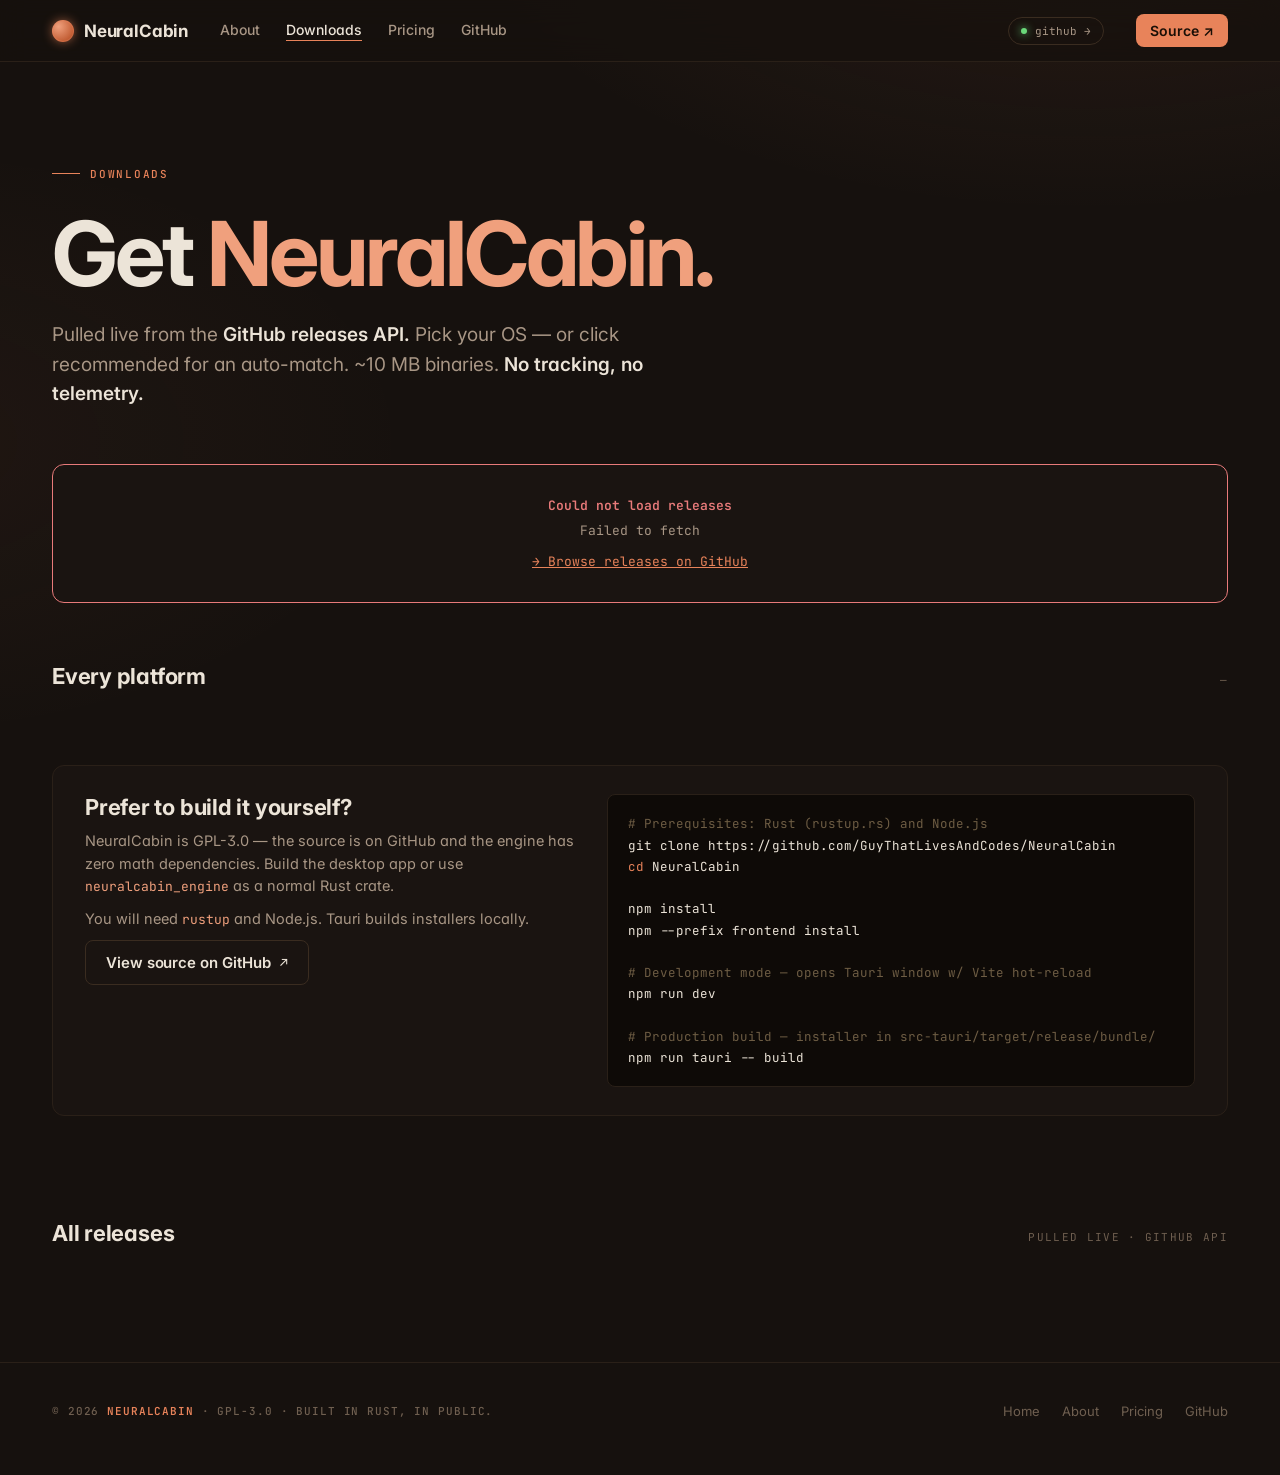
<file: downloads.html>
<!doctype html>
<html lang="en">
<head>
<meta charset="utf-8" />
<meta name="viewport" content="width=device-width,initial-scale=1" />
<title>Downloads — NeuralCabin</title>
<link rel="preconnect" href="https://fonts.googleapis.com">
<link rel="preconnect" href="https://fonts.gstatic.com" crossorigin>
<link href="https://fonts.googleapis.com/css2?family=Inter:wght@400;500;600;700;800&family=JetBrains+Mono:wght@400;500;700&display=swap" rel="stylesheet">
<link rel="stylesheet" href="styles.css">
<style>
  .page-hero{padding-top:96px;padding-bottom:24px}
  h1.page-h{
    font-size:clamp(48px, 7vw, 92px);line-height:1;letter-spacing:-.035em;
    margin:0 0 22px;font-weight:700;max-width:16ch;
  }
  h1.page-h .accent{color:var(--orange-2)}
  .page-sub{font-size:19px;color:var(--ink-dim);max-width:680px;line-height:1.55;margin:0}
  .page-sub strong{color:var(--ink);font-weight:600}

  /* hero recommended download card */
  .hero-dl-wrap{padding-top:32px;padding-bottom:60px}
  .hero-dl{
    border:1px solid var(--orange);border-radius:14px;
    background:linear-gradient(180deg, rgba(232,131,90,.10) 0%, var(--bg-card) 100%);
    padding:36px 40px;display:grid;grid-template-columns:1fr auto;gap:32px;align-items:center;
  }
  .hero-dl .left .tag{
    display:inline-flex;align-items:center;gap:8px;
    font-family:var(--mono);font-size:11px;color:var(--orange);
    letter-spacing:.14em;text-transform:uppercase;font-weight:500;
    padding:5px 10px;border:1px solid var(--orange-ring);border-radius:999px;
    margin-bottom:18px;
  }
  .hero-dl h2{font-size:34px;font-weight:700;margin:0 0 8px;letter-spacing:-.02em;line-height:1.1}
  .hero-dl h2 .accent{color:var(--orange-2)}
  .hero-dl .meta{
    display:flex;gap:22px;flex-wrap:wrap;
    font-family:var(--mono);font-size:12px;color:var(--ink-mute);
    letter-spacing:.06em;
  }
  .hero-dl .meta b{color:var(--ink);font-weight:600}
  .hero-dl .right{display:flex;flex-direction:column;align-items:flex-end;gap:10px}
  .hero-dl .right .size{font-family:var(--mono);font-size:11px;color:var(--ink-mute)}
  .hero-dl .right .alt{font-family:var(--mono);font-size:11px;color:var(--ink-dim)}
  .hero-dl .right .alt a{color:var(--orange);font-weight:500}
  .hero-dl .right .alt a:hover{color:var(--orange-2)}
  .big-btn{
    display:inline-flex;align-items:center;gap:14px;
    padding:18px 28px;border-radius:10px;
    background:var(--orange);color:#1a0f06;font-weight:700;font-size:17px;
    letter-spacing:-.005em;cursor:pointer;border:none;font-family:var(--sans);
    transition:transform .15s ease, background .15s ease;
  }
  .big-btn:hover{background:var(--orange-2);transform:translateY(-1px)}
  .big-btn .arr{font-family:var(--mono);font-size:14px;font-weight:500}
  .big-btn:disabled{opacity:.5;cursor:not-allowed}

  /* OS grid */
  .os-grid-wrap{padding-bottom:56px}
  .os-section-head{display:flex;justify-content:space-between;align-items:baseline;margin-bottom:20px;flex-wrap:wrap;gap:10px}
  .os-section-head h3{font-size:22px;font-weight:700;margin:0;letter-spacing:-.01em}
  .os-section-head .sub{font-family:var(--mono);font-size:11px;color:var(--ink-mute);letter-spacing:.12em;text-transform:uppercase}
  .os-grid{display:grid;grid-template-columns:repeat(3, 1fr);gap:14px}
  .os-card{
    border:1px solid var(--line);border-radius:12px;background:var(--bg-card);
    padding:24px;display:flex;flex-direction:column;gap:14px;
    transition:border-color .15s ease;
  }
  .os-card.active{border-color:var(--orange);box-shadow:0 0 0 3px var(--orange-soft)}
  .os-card .head{display:flex;align-items:center;gap:12px}
  .os-card .head .ic{
    width:36px;height:36px;border-radius:8px;background:#0f0a07;border:1px solid var(--line-2);
    display:flex;align-items:center;justify-content:center;color:var(--orange);font-family:var(--mono);font-weight:600;
  }
  .os-card .head h4{font-size:17px;margin:0;font-weight:700;letter-spacing:-.01em}
  .os-card .head .arch{font-family:var(--mono);font-size:11px;color:var(--ink-mute);margin-left:auto}
  .os-card .files{display:flex;flex-direction:column;gap:8px;flex:1}
  .os-card .file{
    display:flex;align-items:center;justify-content:space-between;gap:10px;
    padding:11px 14px;border:1px solid var(--line);border-radius:8px;background:#0f0a07;
    font-family:var(--mono);font-size:12px;color:var(--ink-dim);
    transition:border-color .15s ease, background .15s ease;
  }
  .os-card .file:hover{border-color:var(--orange-ring);background:#160e08;color:var(--ink)}
  .os-card .file .nm{display:flex;flex-direction:column;gap:2px;min-width:0}
  .os-card .file .nm .ext{color:var(--orange);font-weight:600}
  .os-card .file .nm .sz{color:var(--ink-mute);font-size:10.5px;letter-spacing:.06em}
  .os-card .file .dl{
    padding:6px 12px;border-radius:6px;background:var(--orange);color:#1a0f06;
    font-weight:600;font-size:11px;font-family:var(--sans);letter-spacing:0;
    display:inline-flex;align-items:center;gap:6px;white-space:nowrap;
  }
  .os-card .file .dl:hover{background:var(--orange-2)}
  .os-card .empty{
    padding:14px;border:1px dashed var(--line-2);border-radius:8px;
    font-family:var(--mono);font-size:11px;color:var(--ink-mute);text-align:center;
  }

  /* loading / error states */
  .state{
    border:1px solid var(--line);border-radius:12px;background:var(--bg-card);
    padding:32px;text-align:center;font-family:var(--mono);font-size:13px;color:var(--ink-dim);
  }
  .state .spin{
    width:24px;height:24px;border:2px solid var(--line-2);border-top-color:var(--orange);
    border-radius:50%;animation:spin 1s linear infinite;margin:0 auto 14px;
  }
  @keyframes spin{to{transform:rotate(360deg)}}
  .state.err{border-color:var(--red);color:var(--red)}
  .state .retry{margin-top:14px;display:inline-block;color:var(--orange);text-decoration:underline;cursor:pointer}

  /* releases list */
  .releases-wrap{padding-top:24px;padding-bottom:96px}
  .rel{
    border:1px solid var(--line);border-radius:10px;background:var(--bg-card);
    padding:20px 24px;margin-bottom:10px;
  }
  .rel-head{display:flex;align-items:baseline;gap:14px;flex-wrap:wrap;margin-bottom:14px}
  .rel-head h4{font-size:18px;font-weight:700;margin:0;letter-spacing:-.01em}
  .rel-head .tag{font-family:var(--mono);font-size:11px;color:var(--orange);padding:3px 8px;border:1px solid var(--orange-ring);border-radius:999px}
  .rel-head .date{font-family:var(--mono);font-size:11px;color:var(--ink-mute);letter-spacing:.06em}
  .rel-head .spacer{flex:1}
  .rel-head a.repo{font-family:var(--mono);font-size:11px;color:var(--ink-dim);text-decoration:underline}
  .rel-head a.repo:hover{color:var(--orange-2)}
  .rel-body{font-size:14px;color:var(--ink-dim);line-height:1.55;margin-bottom:14px;max-height:140px;overflow:hidden;position:relative}
  .rel-body.expanded{max-height:none}
  .rel-body::after{
    content:"";position:absolute;left:0;right:0;bottom:0;height:50px;
    background:linear-gradient(180deg, transparent, var(--bg-card));pointer-events:none;
  }
  .rel-body.expanded::after{display:none}
  .rel-body pre, .rel-body code{font-family:var(--mono);font-size:12px;color:var(--ink)}
  .rel-toggle{
    font-family:var(--mono);font-size:11px;color:var(--orange);cursor:pointer;
    background:none;border:none;padding:0;letter-spacing:.04em;
  }
  .rel-assets{display:grid;grid-template-columns:repeat(auto-fill, minmax(220px, 1fr));gap:8px;margin-top:14px}
  .rel-asset{
    display:flex;align-items:center;justify-content:space-between;gap:10px;
    padding:9px 12px;border:1px solid var(--line);border-radius:6px;background:#0f0a07;
    font-family:var(--mono);font-size:11.5px;color:var(--ink-dim);
  }
  .rel-asset:hover{border-color:var(--orange-ring);color:var(--ink)}
  .rel-asset .ext{color:var(--orange);font-weight:600}
  .rel-asset .sz{color:var(--ink-mute);font-size:10.5px}

  /* build from source */
  .bfs-wrap{padding-top:0;padding-bottom:80px}
  .bfs{
    border:1px solid var(--line);border-radius:12px;background:var(--bg-card);
    padding:28px 32px;display:grid;grid-template-columns:1fr 1.2fr;gap:32px;align-items:start;
  }
  .bfs h3{font-size:22px;font-weight:700;margin:0 0 10px;letter-spacing:-.01em}
  .bfs p{font-size:14.5px;color:var(--ink-dim);line-height:1.55;margin:0 0 10px}
  .bfs code.inline{font-family:var(--mono);color:var(--orange-2);font-size:13px}
  .bfs pre{
    margin:0;padding:18px 20px;border-radius:8px;background:#0e0a07;border:1px solid var(--line);
    font-family:var(--mono);font-size:12.5px;line-height:1.7;color:var(--ink);overflow:auto;
  }
  .bfs pre .cm{color:#6e5d44}
  .bfs pre .pr{color:var(--orange)}

  @media (max-width: 920px){
    .hero-dl{grid-template-columns:1fr;text-align:left}
    .hero-dl .right{align-items:flex-start}
    .os-grid{grid-template-columns:1fr}
    .bfs{grid-template-columns:1fr}
  }
</style>
</head>
<body>

<nav class="nav">
  <div class="nav-inner">
    <a class="brand" href="index.html">
      <span class="brand-mark"></span>
      <span class="brand-name">NeuralCabin</span>
    </a>
    <ul>
      <li><a href="about.html">About</a></li>
      <li><a href="downloads.html" class="current">Downloads</a></li>
      <li><a href="pricing.html">Pricing</a></li>
      <li><a href="https://github.com/GuyThatLivesAndCodes/NeuralCabin">GitHub</a></li>
    </ul>
    <div class="spacer"></div>
    <span class="pill"><span class="dot"></span><span id="latest-pill">loading…</span></span>
    <a class="gh" href="https://github.com/GuyThatLivesAndCodes/NeuralCabin">Source ↗</a>
  </div>
</nav>

<section class="page-hero shell">
  <div class="eyebrow"><span class="bar"></span>Downloads</div>
  <h1 class="page-h">Get <span class="accent">NeuralCabin.</span></h1>
  <p class="page-sub">
    Pulled live from the <strong>GitHub releases API.</strong> Pick your OS — or click recommended for an auto-match. ~10 MB binaries. <strong>No tracking, no telemetry.</strong>
  </p>
</section>

<!-- recommended -->
<section class="hero-dl-wrap shell">
  <div id="recommended" class="state">
    <div class="spin"></div>
    Fetching latest release from GitHub…
  </div>
</section>

<!-- per-OS grid -->
<section class="os-grid-wrap shell">
  <div class="os-section-head">
    <h3>Every platform</h3>
    <span class="sub" id="latest-meta">— · loading</span>
  </div>
  <div class="os-grid" id="os-grid">
    <!-- populated -->
  </div>
</section>

<!-- build from source -->
<section class="bfs-wrap shell">
  <div class="bfs">
    <div>
      <h3>Prefer to build it yourself?</h3>
      <p>NeuralCabin is GPL-3.0 — the source is on GitHub and the engine has zero math dependencies. Build the desktop app or use <code class="inline">neuralcabin_engine</code> as a normal Rust crate.</p>
      <p>You will need <code class="inline">rustup</code> and Node.js. Tauri builds installers locally.</p>
      <a class="btn btn-ghost" href="https://github.com/GuyThatLivesAndCodes/NeuralCabin">View source on GitHub <span class="arr">↗</span></a>
    </div>
<pre><span class="cm"># Prerequisites: Rust (rustup.rs) and Node.js</span>
git clone https://github.com/GuyThatLivesAndCodes/NeuralCabin
<span class="pr">cd</span> NeuralCabin

npm install
npm --prefix frontend install

<span class="cm"># Development mode — opens Tauri window w/ Vite hot-reload</span>
npm run dev

<span class="cm"># Production build — installer in src-tauri/target/release/bundle/</span>
npm run tauri -- build</pre>
  </div>
</section>

<!-- previous releases -->
<section class="releases-wrap shell">
  <div class="os-section-head">
    <h3>All releases</h3>
    <span class="sub">Pulled live · GitHub API</span>
  </div>
  <div id="releases">
    <div class="state"><div class="spin"></div>Loading release history…</div>
  </div>
</section>

<footer>
  <div class="shell foot">
    <div class="foot-l">© 2026 <b>NeuralCabin</b> · GPL-3.0 · Built in Rust, in public.</div>
    <ul>
      <li><a href="index.html">Home</a></li>
      <li><a href="about.html">About</a></li>
      <li><a href="pricing.html">Pricing</a></li>
      <li><a href="https://github.com/GuyThatLivesAndCodes/NeuralCabin">GitHub</a></li>
    </ul>
  </div>
</footer>

<script>
(function(){
  const REPO = "GuyThatLivesAndCodes/NeuralCabin";
  const API  = "https://api.github.com/repos/" + REPO + "/releases";

  /* ---------- OS detection ---------- */
  function detectOS(){
    const ua = navigator.userAgent;
    const p = navigator.platform || "";
    if (/Win/i.test(p) || /Windows/i.test(ua)) return "windows";
    if (/Mac/i.test(p) || /Mac OS X|Macintosh/i.test(ua)) return "macos";
    if (/Linux|X11/i.test(p) || /Linux/i.test(ua)) return "linux";
    return "windows";
  }
  function detectArch(){
    const ua = navigator.userAgent;
    if (/arm64|aarch64|Apple M[0-9]/i.test(ua) || /Mac/i.test(navigator.platform) && navigator.maxTouchPoints > 1) return "arm64";
    return "x64";
  }
  const OS = detectOS();
  const ARCH = detectArch();

  const OS_LABEL = {
    windows: "Windows",
    macos: "macOS",
    linux: "Linux",
  };

  /* ---------- asset classification ---------- */
  function classify(name){
    const n = name.toLowerCase();
    if (n.endsWith(".msi") || n.endsWith(".exe")) return {os:"windows", ext:n.split(".").pop().toUpperCase()};
    if (n.endsWith(".dmg") || n.endsWith(".pkg")) return {os:"macos",   ext:n.split(".").pop().toUpperCase()};
    if (n.endsWith(".appimage"))                  return {os:"linux",   ext:"AppImage"};
    if (n.endsWith(".deb"))                       return {os:"linux",   ext:"DEB"};
    if (n.endsWith(".rpm"))                       return {os:"linux",   ext:"RPM"};
    if (n.endsWith(".tar.gz") || n.endsWith(".tgz")) return {os:"linux", ext:"TAR.GZ"};
    if (n.endsWith(".zip"))                       return {os:null,      ext:"ZIP"};
    return {os:null, ext:n.split(".").pop().toUpperCase()};
  }

  function fmtSize(b){
    if (!b && b !== 0) return "";
    if (b < 1024) return b + " B";
    if (b < 1024*1024) return (b/1024).toFixed(1) + " KB";
    if (b < 1024*1024*1024) return (b/(1024*1024)).toFixed(1) + " MB";
    return (b/(1024*1024*1024)).toFixed(2) + " GB";
  }
  function fmtDate(s){
    if (!s) return "";
    const d = new Date(s);
    return d.toLocaleDateString(undefined, {year:"numeric", month:"short", day:"numeric"});
  }
  function esc(s){
    return String(s).replace(/[&<>"']/g, c => ({"&":"&amp;","<":"&lt;",">":"&gt;","\"":"&quot;","'":"&#39;"}[c]));
  }

  /* very small markdown→html for release bodies */
  function md(s){
    if (!s) return "<em style='color:var(--ink-mute)'>No release notes.</em>";
    let h = esc(s);
    // code blocks
    h = h.replace(/```([\s\S]*?)```/g, (m,c) => "<pre style='background:#0e0a07;border:1px solid var(--line);border-radius:6px;padding:10px;overflow:auto'><code>" + c + "</code></pre>");
    // inline code
    h = h.replace(/`([^`]+)`/g, "<code style='background:#0e0a07;padding:1px 5px;border-radius:3px;color:var(--orange-2)'>$1</code>");
    // headers
    h = h.replace(/^### (.+)$/gm, "<div style='font-weight:700;color:var(--ink);margin:10px 0 4px;font-size:14px'>$1</div>");
    h = h.replace(/^## (.+)$/gm,  "<div style='font-weight:700;color:var(--ink);margin:12px 0 6px;font-size:15px'>$1</div>");
    h = h.replace(/^# (.+)$/gm,   "<div style='font-weight:700;color:var(--ink);margin:14px 0 8px;font-size:16px'>$1</div>");
    // bullets
    h = h.replace(/^[-*] (.+)$/gm, "<div style='padding:2px 0 2px 14px;position:relative'><span style='position:absolute;left:0;color:var(--orange)'>•</span>$1</div>");
    // bold
    h = h.replace(/\*\*([^*]+)\*\*/g, "<strong style='color:var(--ink)'>$1</strong>");
    // line breaks
    h = h.replace(/\n\n+/g, "<div style='height:8px'></div>");
    h = h.replace(/\n/g, "<br/>");
    return h;
  }

  /* ---------- fetch ---------- */
  async function load(){
    try {
      const res = await fetch(API, { headers: { "Accept": "application/vnd.github+json" } });
      if (!res.ok){
        if (res.status === 403){
          throw new Error("GitHub API rate limit reached. Try again in a few minutes, or browse releases directly on GitHub.");
        }
        if (res.status === 404){
          throw new Error("No releases found for this repository yet.");
        }
        throw new Error("GitHub API returned " + res.status);
      }
      const data = await res.json();
      const releases = (data || []).filter(r => !r.draft);
      renderAll(releases);
    } catch (e){
      renderError(e.message || String(e));
    }
  }

  function renderError(msg){
    const html = '<div class="state err">' +
      '<div style="font-weight:600;margin-bottom:8px;color:var(--red)">Could not load releases</div>' +
      '<div style="color:var(--ink-dim)">' + esc(msg) + '</div>' +
      '<a class="retry" href="https://github.com/' + REPO + '/releases">→ Browse releases on GitHub</a>' +
    '</div>';
    document.getElementById("recommended").outerHTML = '<div id="recommended">' + html + '</div>';
    document.getElementById("releases").innerHTML = "";
    document.getElementById("latest-pill").textContent = "github →";
    document.getElementById("latest-meta").textContent = "—";
  }

  function renderAll(releases){
    if (!releases.length){
      renderError("No published releases yet. Build from source below, or watch the repo for the first cut.");
      return;
    }
    const latest = releases[0];
    renderRecommended(latest);
    renderOSGrid(latest);
    renderReleases(releases);

    // nav pill + meta
    document.getElementById("latest-pill").textContent = latest.tag_name + " · " + fmtDate(latest.published_at || latest.created_at);
    document.getElementById("latest-meta").textContent = "Latest: " + latest.tag_name + " · " + fmtDate(latest.published_at || latest.created_at);
  }

  function pickRecommendedAsset(release, os){
    const assets = release.assets || [];
    const matches = assets.filter(a => classify(a.name).os === os);
    if (!matches.length) return null;
    // Prefer .msi / .dmg / .AppImage / .deb in that order
    const order = {windows:["msi","exe","zip"], macos:["dmg","pkg","zip"], linux:["appimage","deb","rpm","tar.gz","zip"]};
    const pref = order[os] || [];
    matches.sort((a,b) => {
      const ai = pref.findIndex(e => a.name.toLowerCase().endsWith("." + e));
      const bi = pref.findIndex(e => b.name.toLowerCase().endsWith("." + e));
      return (ai < 0 ? 99 : ai) - (bi < 0 ? 99 : bi);
    });
    return matches[0];
  }

  function renderRecommended(latest){
    const target = document.getElementById("recommended");
    const asset = pickRecommendedAsset(latest, OS);
    const osLabel = OS_LABEL[OS];
    const archLabel = ARCH === "arm64" ? "ARM64" : "x64";

    let inner;
    if (asset){
      const cls = classify(asset.name);
      inner =
        '<div class="left">' +
          '<span class="tag">● Recommended for ' + esc(osLabel) + '</span>' +
          '<h2>NeuralCabin <span class="accent">' + esc(latest.tag_name) + '</span></h2>' +
          '<div class="meta">' +
            '<span><b>OS detected:</b> ' + esc(osLabel) + ' · ' + archLabel + '</span>' +
            '<span><b>Released:</b> ' + esc(fmtDate(latest.published_at || latest.created_at)) + '</span>' +
            '<span><b>Format:</b> .' + esc(cls.ext) + '</span>' +
          '</div>' +
        '</div>' +
        '<div class="right">' +
          '<a class="big-btn" href="' + esc(asset.browser_download_url) + '" download>' +
            'Download for ' + esc(osLabel) + ' <span class="arr">↓</span>' +
          '</a>' +
          '<div class="size">' + esc(asset.name) + ' · ' + fmtSize(asset.size) + '</div>' +
          '<div class="alt">Wrong OS? Pick <a href="#all">manually below ↓</a></div>' +
        '</div>';
    } else {
      // no asset for this OS — fall back to listing
      inner =
        '<div class="left">' +
          '<span class="tag">● Latest release</span>' +
          '<h2>NeuralCabin <span class="accent">' + esc(latest.tag_name) + '</span></h2>' +
          '<div class="meta">' +
            '<span><b>No prebuilt installer</b> for your detected OS (' + esc(osLabel) + ')</span>' +
            '<span><b>Released:</b> ' + esc(fmtDate(latest.published_at || latest.created_at)) + '</span>' +
          '</div>' +
        '</div>' +
        '<div class="right">' +
          '<a class="big-btn" href="' + esc(latest.html_url) + '">View on GitHub <span class="arr">↗</span></a>' +
          '<div class="alt">Or <a href="#all">browse other platforms ↓</a></div>' +
        '</div>';
    }
    target.classList.remove("state");
    target.className = "hero-dl";
    target.innerHTML = inner;
  }

  function renderOSGrid(latest){
    const grid = document.getElementById("os-grid");
    const assets = latest.assets || [];
    const byOS = { windows: [], macos: [], linux: [] };
    assets.forEach(a => {
      const cls = classify(a.name);
      if (cls.os) byOS[cls.os].push({asset:a, ext:cls.ext});
    });

    const cards = [
      { os: "windows", glyph: "▢", title: "Windows", arch: "x64 · ARM64" },
      { os: "macos",   glyph: "◉", title: "macOS",   arch: "Intel · Apple Silicon" },
      { os: "linux",   glyph: "△", title: "Linux",   arch: "x86_64" },
    ];

    grid.innerHTML = cards.map(c => {
      const items = byOS[c.os] || [];
      const filesHTML = items.length
        ? items.map(({asset, ext}) =>
            '<div class="file">' +
              '<div class="nm">' +
                '<span><span class="ext">.' + esc(ext) + '</span> · ' + esc(asset.name) + '</span>' +
                '<span class="sz">' + fmtSize(asset.size) + ' · ' + asset.download_count + ' downloads</span>' +
              '</div>' +
              '<a class="dl" href="' + esc(asset.browser_download_url) + '" download>↓ Get</a>' +
            '</div>'
          ).join("")
        : '<div class="empty">No prebuilt installer for ' + esc(c.title) + ' in this release. Build from source ↓</div>';

      return '<div class="os-card ' + (c.os === OS ? "active" : "") + '">' +
        '<div class="head">' +
          '<div class="ic">' + c.glyph + '</div>' +
          '<h4>' + esc(c.title) + '</h4>' +
          '<span class="arch">' + esc(c.arch) + '</span>' +
        '</div>' +
        '<div class="files">' + filesHTML + '</div>' +
      '</div>';
    }).join("");

    // anchor target for "browse manually below"
    grid.id = "os-grid";
    if (!document.getElementById("all")) {
      const a = document.createElement("a");
      a.id = "all"; a.style.position = "relative"; a.style.top = "-80px";
      grid.parentNode.insertBefore(a, grid);
    }
  }

  function renderReleases(releases){
    const target = document.getElementById("releases");
    target.innerHTML = releases.slice(0, 12).map((r, i) => {
      const isLatest = i === 0;
      const body = md(r.body || "");
      const assetsHTML = (r.assets || []).map(a => {
        const cls = classify(a.name);
        return '<a class="rel-asset" href="' + esc(a.browser_download_url) + '" download>' +
          '<span><span class="ext">.' + esc(cls.ext) + '</span> · ' + esc(a.name) + '</span>' +
          '<span class="sz">' + fmtSize(a.size) + '</span>' +
        '</a>';
      }).join("");

      return '<div class="rel">' +
        '<div class="rel-head">' +
          '<h4>' + esc(r.name || r.tag_name) + '</h4>' +
          (isLatest ? '<span class="tag">latest</span>' : '') +
          (r.prerelease ? '<span class="tag" style="color:var(--green);border-color:rgba(106,217,122,.4)">prerelease</span>' : '') +
          '<span class="date">' + esc(fmtDate(r.published_at || r.created_at)) + '</span>' +
          '<span class="spacer"></span>' +
          '<a class="repo" href="' + esc(r.html_url) + '">on github ↗</a>' +
        '</div>' +
        '<div class="rel-body" data-rel="' + i + '">' + body + '</div>' +
        '<button class="rel-toggle" data-toggle="' + i + '">↓ Show notes</button>' +
        (assetsHTML ? '<div class="rel-assets">' + assetsHTML + '</div>' : '') +
      '</div>';
    }).join("");

    // toggle behaviour
    target.querySelectorAll(".rel-toggle").forEach(btn => {
      btn.addEventListener("click", () => {
        const i = btn.dataset.toggle;
        const body = target.querySelector('[data-rel="' + i + '"]');
        body.classList.toggle("expanded");
        btn.textContent = body.classList.contains("expanded") ? "↑ Hide notes" : "↓ Show notes";
      });
    });
  }

  load();
})();
</script>

</body>
</html>
</file>
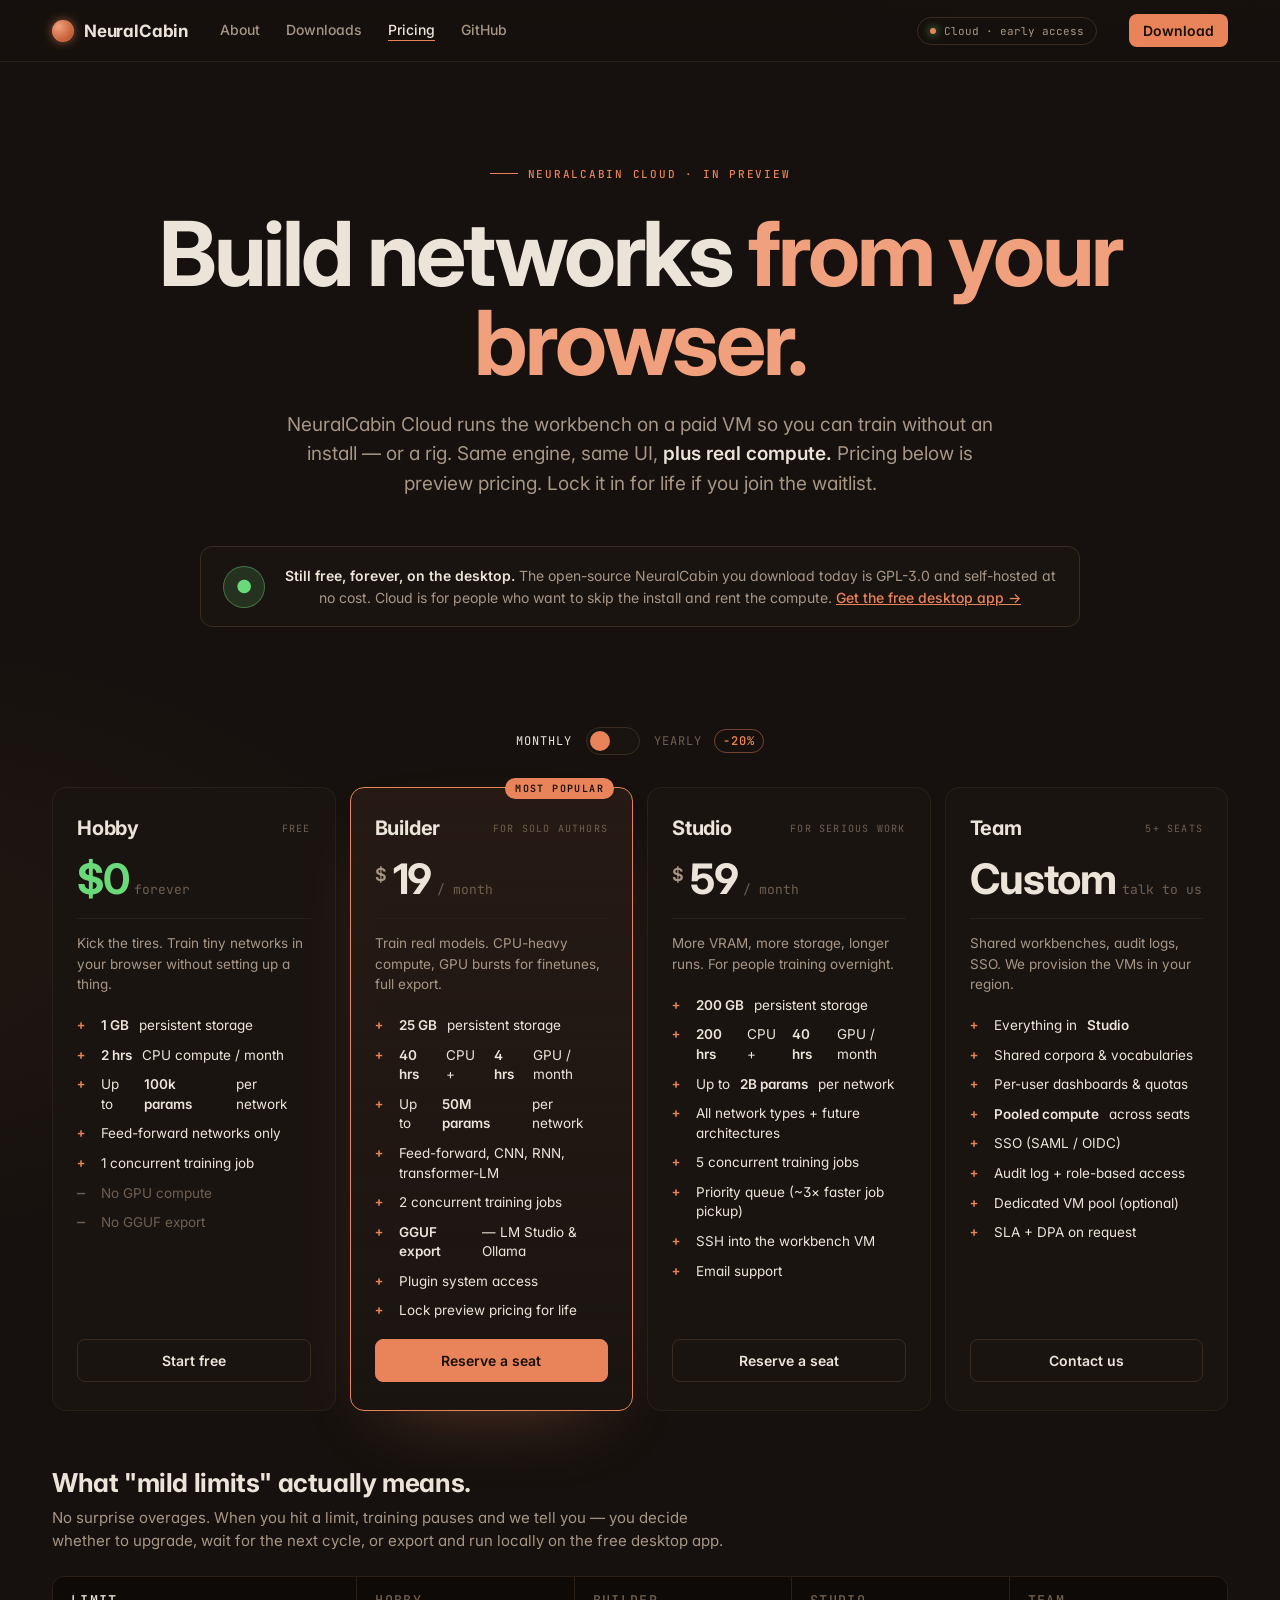
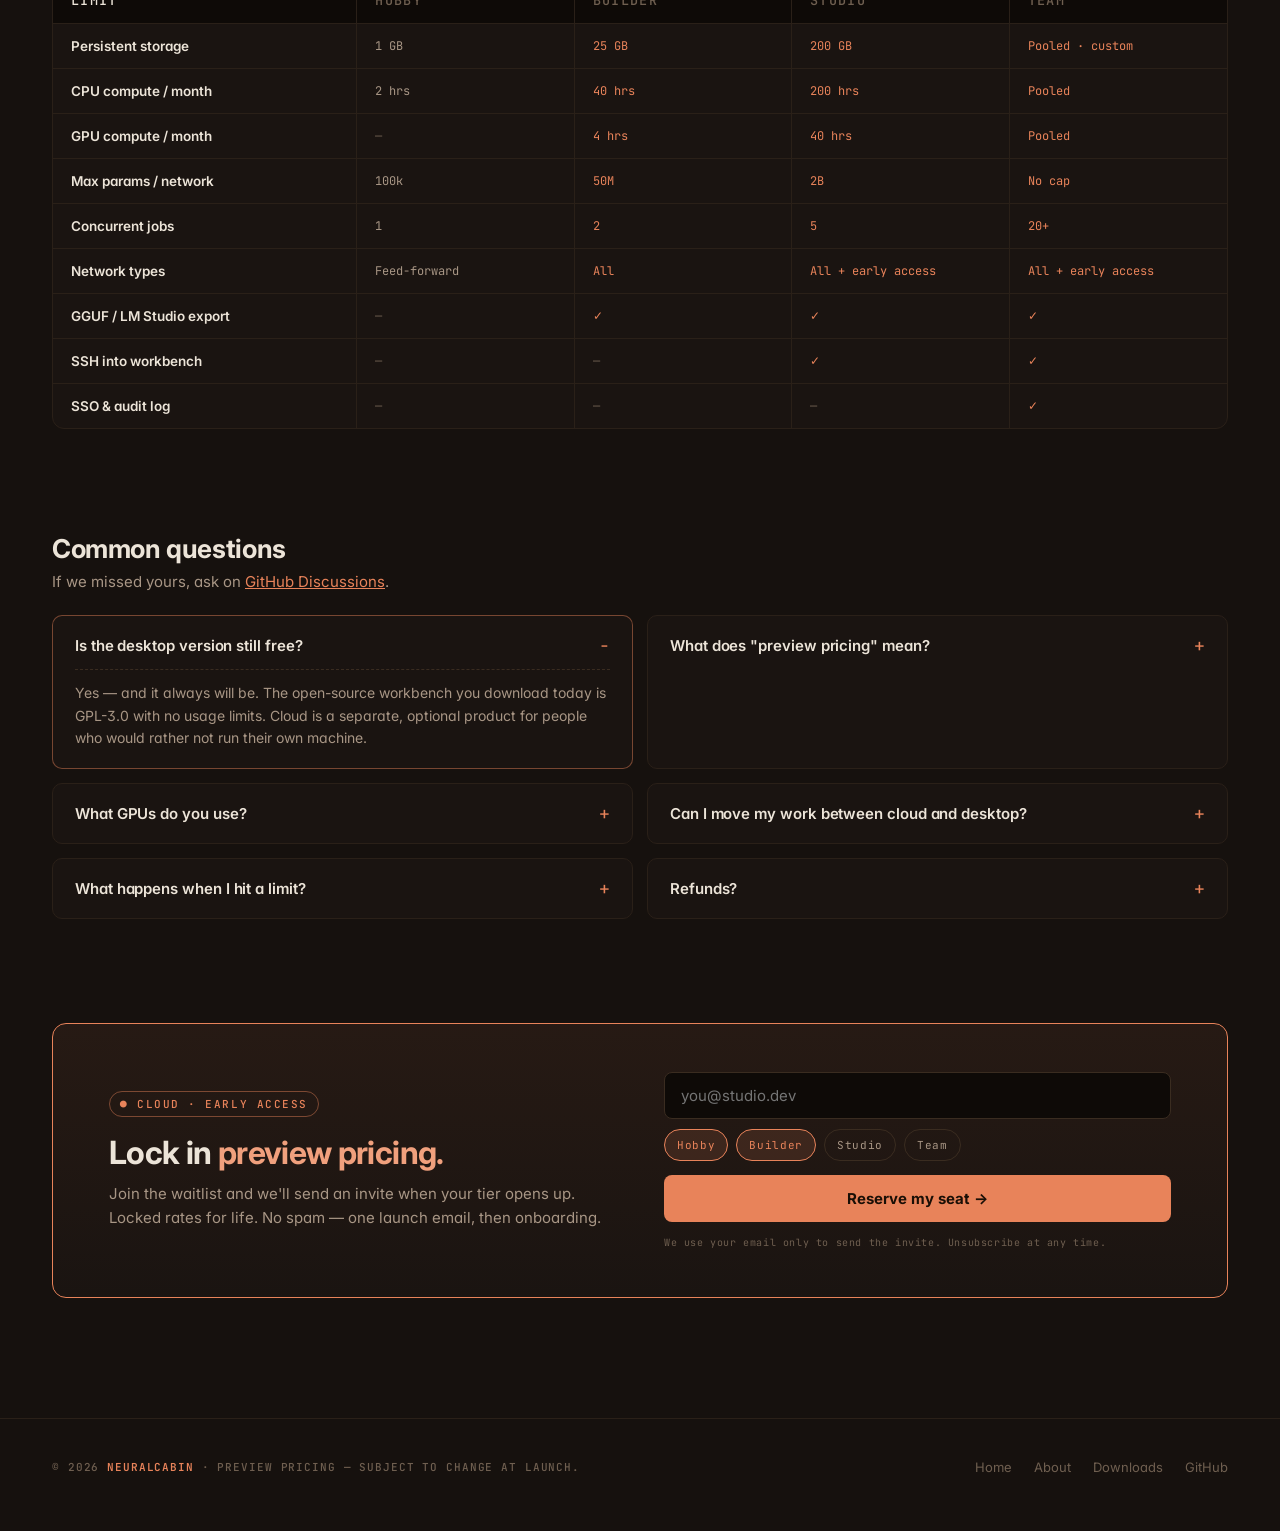
<file: pricing.html>
<!doctype html>
<html lang="en">
<head>
<meta charset="utf-8" />
<meta name="viewport" content="width=device-width,initial-scale=1" />
<title>Pricing — NeuralCabin Cloud</title>
<link rel="preconnect" href="https://fonts.googleapis.com">
<link rel="preconnect" href="https://fonts.gstatic.com" crossorigin>
<link href="https://fonts.googleapis.com/css2?family=Inter:wght@400;500;600;700;800&family=JetBrains+Mono:wght@400;500;700&display=swap" rel="stylesheet">
<link rel="stylesheet" href="styles.css">
<style>
  .page-hero{padding-top:96px;padding-bottom:36px;text-align:center}
  .page-hero .eyebrow{justify-content:center}
  h1.page-h{
    font-size:clamp(48px, 7vw, 96px);line-height:1;letter-spacing:-.035em;
    margin:0 auto 22px;font-weight:700;max-width:18ch;
  }
  h1.page-h .accent{color:var(--orange-2)}
  .page-sub{font-size:19px;color:var(--ink-dim);max-width:720px;line-height:1.55;margin:0 auto}
  .page-sub strong{color:var(--ink);font-weight:600}

  /* Self-hosted callout */
  .self-host{
    margin:48px auto 0;max-width:880px;padding:18px 22px;
    border:1px solid var(--line-2);border-radius:12px;background:var(--bg-card);
    display:flex;align-items:center;gap:18px;flex-wrap:wrap;
  }
  .self-host .ic{
    width:42px;height:42px;border-radius:50%;background:rgba(106,217,122,.15);
    display:flex;align-items:center;justify-content:center;color:var(--green);font-size:18px;
    flex-shrink:0;border:1px solid rgba(106,217,122,.4);
  }
  .self-host .tx{flex:1;font-size:14px;color:var(--ink-dim);line-height:1.55;min-width:240px}
  .self-host .tx b{color:var(--ink);font-weight:600}
  .self-host a{color:var(--orange);font-weight:500;text-decoration:underline}
  .self-host a:hover{color:var(--orange-2)}

  /* billing toggle */
  .billing{
    display:flex;justify-content:center;align-items:center;gap:14px;
    margin:64px 0 32px;font-family:var(--mono);font-size:12px;
    color:var(--ink-mute);letter-spacing:.08em;text-transform:uppercase;
  }
  .billing .switch{
    position:relative;width:54px;height:28px;background:var(--bg-card);
    border:1px solid var(--line-2);border-radius:999px;cursor:pointer;
  }
  .billing .switch::after{
    content:"";position:absolute;top:3px;left:3px;width:20px;height:20px;
    border-radius:50%;background:var(--orange);transition:left .2s ease;
  }
  .billing.yearly .switch::after{left:28px}
  .billing .active{color:var(--ink)}
  .billing .save{
    color:var(--orange);font-weight:600;
    padding:3px 8px;border:1px solid var(--orange-ring);border-radius:999px;
    margin-left:4px;
  }

  /* tiers */
  .tiers{display:grid;grid-template-columns:repeat(4, 1fr);gap:14px;padding-bottom:32px}
  .tier{
    border:1px solid var(--line);border-radius:14px;background:var(--bg-card);
    padding:28px 24px;display:flex;flex-direction:column;gap:18px;position:relative;
  }
  .tier.featured{
    border-color:var(--orange);
    background:linear-gradient(180deg, rgba(232,131,90,.08) 0%, var(--bg-card) 100%);
    box-shadow:0 30px 80px -40px rgba(232,131,90,.4);
  }
  .tier .ribbon{
    position:absolute;top:-10px;right:18px;font-family:var(--mono);font-size:10px;
    background:var(--orange);color:#1a0f06;padding:4px 10px;border-radius:999px;
    letter-spacing:.14em;text-transform:uppercase;font-weight:600;
  }
  .tier .h-row{display:flex;align-items:center;justify-content:space-between}
  .tier h3{font-size:20px;margin:0;font-weight:700;letter-spacing:-.01em}
  .tier .badge{
    font-family:var(--mono);font-size:10px;color:var(--ink-mute);
    letter-spacing:.12em;text-transform:uppercase;
  }
  .tier .price{
    display:flex;align-items:baseline;gap:6px;
    padding-bottom:18px;border-bottom:1px solid var(--line);
  }
  .tier .price .amt{font-size:42px;font-weight:700;letter-spacing:-.03em;line-height:1}
  .tier .price .cur{font-size:18px;color:var(--ink-dim);font-weight:600;align-self:flex-start;margin-top:6px}
  .tier .price .per{font-size:13px;color:var(--ink-mute);font-family:var(--mono)}
  .tier .price .crossed{font-size:13px;color:var(--ink-mute);text-decoration:line-through;margin-left:6px;font-family:var(--mono)}
  .tier .price.free .amt{color:var(--green)}

  .tier .desc{font-size:13.5px;color:var(--ink-dim);line-height:1.5;margin:-4px 0 4px}
  .tier ul{list-style:none;padding:0;margin:0;display:flex;flex-direction:column;gap:10px;flex:1}
  .tier ul li{display:flex;gap:10px;font-size:13.5px;color:var(--ink);line-height:1.45}
  .tier ul li .ck{color:var(--orange);font-family:var(--mono);font-weight:600;flex-shrink:0;width:14px}
  .tier ul li.mute{color:var(--ink-mute)}
  .tier ul li.mute .ck{color:var(--ink-mute)}
  .tier ul li b{color:var(--ink);font-weight:600}

  .tier .cta-btn{
    padding:12px;border-radius:8px;text-align:center;font-weight:600;font-size:14px;
    border:1px solid var(--line-2);background:transparent;color:var(--ink);cursor:pointer;
    font-family:var(--sans);transition:all .15s ease;
  }
  .tier .cta-btn:hover{border-color:var(--orange);color:var(--orange-2)}
  .tier.featured .cta-btn{background:var(--orange);color:#1a0f06;border-color:var(--orange)}
  .tier.featured .cta-btn:hover{background:var(--orange-2);border-color:var(--orange-2)}

  /* limit explainer */
  .limits{padding-top:24px;padding-bottom:80px}
  .lim-head{margin-bottom:24px}
  .lim-head h3{font-size:26px;font-weight:700;margin:0 0 8px;letter-spacing:-.015em}
  .lim-head p{font-size:15px;color:var(--ink-dim);margin:0;max-width:680px;line-height:1.55}
  .lim-table{
    border:1px solid var(--line);border-radius:12px;overflow:hidden;background:var(--bg-card);
  }
  .lim-row{
    display:grid;grid-template-columns:1.4fr 1fr 1fr 1fr 1fr;
    border-bottom:1px solid var(--line);
  }
  .lim-row:last-child{border-bottom:none}
  .lim-row.head{background:#0e0a07;font-family:var(--mono);font-size:11px;color:var(--ink-mute);text-transform:uppercase;letter-spacing:.12em;font-weight:500}
  .lim-row > div{padding:14px 18px;font-size:13.5px;display:flex;align-items:center;border-right:1px solid var(--line)}
  .lim-row > div:last-child{border-right:none}
  .lim-row .feat{font-weight:600;color:var(--ink)}
  .lim-row .val{font-family:var(--mono);color:var(--ink-dim);font-size:12px}
  .lim-row .val.yes{color:var(--orange)}
  .lim-row .val.no{color:var(--ink-mute)}
  .lim-row.head > div{font-weight:500}
  .lim-row.head .col-feat{color:var(--ink)}

  /* faq */
  .faq-wrap{padding-top:24px;padding-bottom:80px}
  .faq-head{margin-bottom:24px}
  .faq-head h3{font-size:26px;font-weight:700;margin:0 0 8px;letter-spacing:-.015em}
  .faq-head p{font-size:15px;color:var(--ink-dim);margin:0}
  .faq{display:grid;grid-template-columns:1fr 1fr;gap:14px}
  details.q{
    border:1px solid var(--line);border-radius:10px;background:var(--bg-card);
    padding:18px 22px;
  }
  details.q[open]{border-color:var(--orange-ring)}
  details.q summary{
    font-weight:600;font-size:15px;cursor:pointer;list-style:none;
    display:flex;justify-content:space-between;align-items:center;gap:12px;
    letter-spacing:-.005em;
  }
  details.q summary::-webkit-details-marker{display:none}
  details.q summary::after{
    content:"+";color:var(--orange);font-family:var(--mono);font-size:18px;font-weight:400;
  }
  details.q[open] summary::after{content:"−"}
  details.q .a{
    margin-top:12px;padding-top:12px;border-top:1px dashed var(--line-2);
    font-size:14px;color:var(--ink-dim);line-height:1.6;
  }
  details.q .a a{color:var(--orange);text-decoration:underline}
  details.q .a a:hover{color:var(--orange-2)}

  /* waitlist */
  .waitlist-wrap{padding-top:24px;padding-bottom:120px}
  .waitlist{
    border:1px solid var(--orange);border-radius:14px;
    background:linear-gradient(180deg, rgba(232,131,90,.08) 0%, var(--bg-card) 100%);
    padding:48px 56px;display:grid;grid-template-columns:1fr 1fr;gap:48px;align-items:center;
  }
  .waitlist .tag{
    display:inline-flex;align-items:center;gap:8px;
    font-family:var(--mono);font-size:11px;color:var(--orange);
    letter-spacing:.14em;text-transform:uppercase;font-weight:500;
    padding:5px 10px;border:1px solid var(--orange-ring);border-radius:999px;margin-bottom:18px;
  }
  .waitlist h3{font-size:32px;font-weight:700;margin:0 0 12px;letter-spacing:-.02em;line-height:1.1}
  .waitlist h3 .accent{color:var(--orange-2)}
  .waitlist p{font-size:15px;color:var(--ink-dim);line-height:1.55;margin:0}
  .waitlist form{display:flex;flex-direction:column;gap:10px}
  .waitlist input{
    padding:13px 16px;background:#0e0a07;border:1px solid var(--line-2);border-radius:8px;
    color:var(--ink);font-family:var(--sans);font-size:15px;
  }
  .waitlist input:focus{outline:none;border-color:var(--orange);box-shadow:0 0 0 3px var(--orange-soft)}
  .waitlist .opts{display:flex;gap:8px;flex-wrap:wrap}
  .waitlist .opt{
    padding:8px 12px;border:1px solid var(--line-2);border-radius:999px;
    font-family:var(--mono);font-size:11px;color:var(--ink-dim);cursor:pointer;
    letter-spacing:.06em;
  }
  .waitlist .opt.on{border-color:var(--orange);color:var(--orange);background:var(--orange-soft)}
  .waitlist button.sub{
    padding:14px;border-radius:8px;background:var(--orange);color:#1a0f06;
    font-weight:700;font-size:15px;border:none;cursor:pointer;font-family:var(--sans);
    margin-top:4px;
  }
  .waitlist button.sub:hover{background:var(--orange-2)}
  .waitlist .small{
    font-family:var(--mono);font-size:10px;color:var(--ink-mute);
    letter-spacing:.06em;margin-top:4px;
  }
  .waitlist .thanks{
    padding:16px;border:1px solid var(--green);border-radius:8px;
    background:rgba(106,217,122,.08);color:var(--green);font-size:14px;
    text-align:center;font-family:var(--mono);
  }

  @media (max-width: 1100px){
    .tiers{grid-template-columns:1fr 1fr;gap:14px}
  }
  @media (max-width: 920px){
    .tiers{grid-template-columns:1fr}
    .lim-row{grid-template-columns:1fr;}
    .lim-row > div{border-right:none;border-bottom:1px solid var(--line);padding:10px 16px}
    .lim-row.head{display:none}
    .lim-row > div::before{
      content:attr(data-label);
      font-family:var(--mono);font-size:10px;color:var(--ink-mute);letter-spacing:.1em;
      text-transform:uppercase;margin-right:10px;
    }
    .faq{grid-template-columns:1fr}
    .waitlist{grid-template-columns:1fr;padding:32px}
  }
</style>
</head>
<body>

<nav class="nav">
  <div class="nav-inner">
    <a class="brand" href="index.html">
      <span class="brand-mark"></span>
      <span class="brand-name">NeuralCabin</span>
    </a>
    <ul>
      <li><a href="about.html">About</a></li>
      <li><a href="downloads.html">Downloads</a></li>
      <li><a href="pricing.html" class="current">Pricing</a></li>
      <li><a href="https://github.com/GuyThatLivesAndCodes/NeuralCabin">GitHub</a></li>
    </ul>
    <div class="spacer"></div>
    <span class="pill"><span class="dot" style="background:var(--orange)"></span>Cloud · early access</span>
    <a class="gh" href="downloads.html">Download</a>
  </div>
</nav>

<section class="page-hero shell">
  <div class="eyebrow"><span class="bar"></span>NeuralCabin Cloud · in preview</div>
  <h1 class="page-h">Build networks <span class="accent">from your browser.</span></h1>
  <p class="page-sub">
    NeuralCabin Cloud runs the workbench on a paid VM so you can train without an install — or a rig. Same engine, same UI, <strong>plus real compute.</strong> Pricing below is preview pricing. Lock it in for life if you join the waitlist.
  </p>

  <div class="self-host">
    <div class="ic">●</div>
    <div class="tx">
      <b>Still free, forever, on the desktop.</b> The open-source NeuralCabin you download today is GPL-3.0 and self-hosted at no cost. Cloud is for people who want to skip the install and rent the compute.
      <a href="downloads.html">Get the free desktop app →</a>
    </div>
  </div>
</section>

<!-- billing toggle -->
<section class="shell">
  <div class="billing" id="billing">
    <span class="active" data-period="monthly">Monthly</span>
    <div class="switch" id="bswitch"></div>
    <span data-period="yearly">Yearly <span class="save">−20%</span></span>
  </div>
</section>

<!-- tiers -->
<section class="shell">
  <div class="tiers">

    <!-- HOBBY -->
    <div class="tier">
      <div class="h-row">
        <h3>Hobby</h3>
        <span class="badge">Free</span>
      </div>
      <div class="price free">
        <span class="amt">$0</span>
        <span class="per">forever</span>
      </div>
      <p class="desc">Kick the tires. Train tiny networks in your browser without setting up a thing.</p>
      <ul>
        <li><span class="ck">+</span><b>1 GB</b> persistent storage</li>
        <li><span class="ck">+</span><b>2 hrs</b> CPU compute / month</li>
        <li><span class="ck">+</span>Up to <b>100k params</b> per network</li>
        <li><span class="ck">+</span>Feed-forward networks only</li>
        <li><span class="ck">+</span>1 concurrent training job</li>
        <li class="mute"><span class="ck">—</span>No GPU compute</li>
        <li class="mute"><span class="ck">—</span>No GGUF export</li>
      </ul>
      <button class="cta-btn" data-tier="hobby">Start free</button>
    </div>

    <!-- BUILDER (featured) -->
    <div class="tier featured">
      <span class="ribbon">Most popular</span>
      <div class="h-row">
        <h3>Builder</h3>
        <span class="badge">For solo authors</span>
      </div>
      <div class="price">
        <span class="cur">$</span>
        <span class="amt" data-monthly="19" data-yearly="15">19</span>
        <span class="per">/ month</span>
        <span class="crossed" data-yearly-show="$228 → $180/yr">billed monthly</span>
      </div>
      <p class="desc">Train real models. CPU-heavy compute, GPU bursts for finetunes, full export.</p>
      <ul>
        <li><span class="ck">+</span><b>25 GB</b> persistent storage</li>
        <li><span class="ck">+</span><b>40 hrs</b> CPU + <b>4 hrs</b> GPU / month</li>
        <li><span class="ck">+</span>Up to <b>50M params</b> per network</li>
        <li><span class="ck">+</span>Feed-forward, CNN, RNN, transformer-LM</li>
        <li><span class="ck">+</span>2 concurrent training jobs</li>
        <li><span class="ck">+</span><b>GGUF export</b> — LM Studio &amp; Ollama</li>
        <li><span class="ck">+</span>Plugin system access</li>
        <li><span class="ck">+</span>Lock preview pricing for life</li>
      </ul>
      <button class="cta-btn" data-tier="builder">Reserve a seat</button>
    </div>

    <!-- STUDIO -->
    <div class="tier">
      <div class="h-row">
        <h3>Studio</h3>
        <span class="badge">For serious work</span>
      </div>
      <div class="price">
        <span class="cur">$</span>
        <span class="amt" data-monthly="59" data-yearly="47">59</span>
        <span class="per">/ month</span>
        <span class="crossed" data-yearly-show="$708 → $564/yr">billed monthly</span>
      </div>
      <p class="desc">More VRAM, more storage, longer runs. For people training overnight.</p>
      <ul>
        <li><span class="ck">+</span><b>200 GB</b> persistent storage</li>
        <li><span class="ck">+</span><b>200 hrs</b> CPU + <b>40 hrs</b> GPU / month</li>
        <li><span class="ck">+</span>Up to <b>2B params</b> per network</li>
        <li><span class="ck">+</span>All network types + future architectures</li>
        <li><span class="ck">+</span>5 concurrent training jobs</li>
        <li><span class="ck">+</span>Priority queue (~3× faster job pickup)</li>
        <li><span class="ck">+</span>SSH into the workbench VM</li>
        <li><span class="ck">+</span>Email support</li>
      </ul>
      <button class="cta-btn" data-tier="studio">Reserve a seat</button>
    </div>

    <!-- TEAM -->
    <div class="tier">
      <div class="h-row">
        <h3>Team</h3>
        <span class="badge">5+ seats</span>
      </div>
      <div class="price">
        <span class="amt">Custom</span>
        <span class="per">talk to us</span>
      </div>
      <p class="desc">Shared workbenches, audit logs, SSO. We provision the VMs in your region.</p>
      <ul>
        <li><span class="ck">+</span>Everything in <b>Studio</b></li>
        <li><span class="ck">+</span>Shared corpora &amp; vocabularies</li>
        <li><span class="ck">+</span>Per-user dashboards &amp; quotas</li>
        <li><span class="ck">+</span><b>Pooled compute</b> across seats</li>
        <li><span class="ck">+</span>SSO (SAML / OIDC)</li>
        <li><span class="ck">+</span>Audit log + role-based access</li>
        <li><span class="ck">+</span>Dedicated VM pool (optional)</li>
        <li><span class="ck">+</span>SLA + DPA on request</li>
      </ul>
      <button class="cta-btn" data-tier="team">Contact us</button>
    </div>

  </div>
</section>

<!-- limits table -->
<section class="limits shell">
  <div class="lim-head">
    <h3>What "mild limits" actually means.</h3>
    <p>No surprise overages. When you hit a limit, training pauses and we tell you — you decide whether to upgrade, wait for the next cycle, or export and run locally on the free desktop app.</p>
  </div>
  <div class="lim-table">
    <div class="lim-row head">
      <div class="col-feat">Limit</div>
      <div>Hobby</div>
      <div>Builder</div>
      <div>Studio</div>
      <div>Team</div>
    </div>
    <div class="lim-row">
      <div class="feat" data-label="Limit">Persistent storage</div>
      <div class="val" data-label="Hobby">1 GB</div>
      <div class="val yes" data-label="Builder">25 GB</div>
      <div class="val yes" data-label="Studio">200 GB</div>
      <div class="val yes" data-label="Team">Pooled · custom</div>
    </div>
    <div class="lim-row">
      <div class="feat" data-label="Limit">CPU compute / month</div>
      <div class="val" data-label="Hobby">2 hrs</div>
      <div class="val yes" data-label="Builder">40 hrs</div>
      <div class="val yes" data-label="Studio">200 hrs</div>
      <div class="val yes" data-label="Team">Pooled</div>
    </div>
    <div class="lim-row">
      <div class="feat" data-label="Limit">GPU compute / month</div>
      <div class="val no" data-label="Hobby">—</div>
      <div class="val yes" data-label="Builder">4 hrs</div>
      <div class="val yes" data-label="Studio">40 hrs</div>
      <div class="val yes" data-label="Team">Pooled</div>
    </div>
    <div class="lim-row">
      <div class="feat" data-label="Limit">Max params / network</div>
      <div class="val" data-label="Hobby">100k</div>
      <div class="val yes" data-label="Builder">50M</div>
      <div class="val yes" data-label="Studio">2B</div>
      <div class="val yes" data-label="Team">No cap</div>
    </div>
    <div class="lim-row">
      <div class="feat" data-label="Limit">Concurrent jobs</div>
      <div class="val" data-label="Hobby">1</div>
      <div class="val yes" data-label="Builder">2</div>
      <div class="val yes" data-label="Studio">5</div>
      <div class="val yes" data-label="Team">20+</div>
    </div>
    <div class="lim-row">
      <div class="feat" data-label="Limit">Network types</div>
      <div class="val" data-label="Hobby">Feed-forward</div>
      <div class="val yes" data-label="Builder">All</div>
      <div class="val yes" data-label="Studio">All + early access</div>
      <div class="val yes" data-label="Team">All + early access</div>
    </div>
    <div class="lim-row">
      <div class="feat" data-label="Limit">GGUF / LM Studio export</div>
      <div class="val no" data-label="Hobby">—</div>
      <div class="val yes" data-label="Builder">✓</div>
      <div class="val yes" data-label="Studio">✓</div>
      <div class="val yes" data-label="Team">✓</div>
    </div>
    <div class="lim-row">
      <div class="feat" data-label="Limit">SSH into workbench</div>
      <div class="val no" data-label="Hobby">—</div>
      <div class="val no" data-label="Builder">—</div>
      <div class="val yes" data-label="Studio">✓</div>
      <div class="val yes" data-label="Team">✓</div>
    </div>
    <div class="lim-row">
      <div class="feat" data-label="Limit">SSO &amp; audit log</div>
      <div class="val no" data-label="Hobby">—</div>
      <div class="val no" data-label="Builder">—</div>
      <div class="val no" data-label="Studio">—</div>
      <div class="val yes" data-label="Team">✓</div>
    </div>
  </div>
</section>

<!-- faq -->
<section class="faq-wrap shell">
  <div class="faq-head">
    <h3>Common questions</h3>
    <p>If we missed yours, ask on <a href="https://github.com/GuyThatLivesAndCodes/NeuralCabin/discussions" style="color:var(--orange);text-decoration:underline">GitHub Discussions</a>.</p>
  </div>
  <div class="faq">
    <details class="q" open>
      <summary>Is the desktop version still free?</summary>
      <div class="a">Yes — and it always will be. The open-source workbench you download today is GPL-3.0 with no usage limits. Cloud is a separate, optional product for people who would rather not run their own machine.</div>
    </details>
    <details class="q">
      <summary>What does "preview pricing" mean?</summary>
      <div class="a">NeuralCabin Cloud is not generally available yet. Anyone who joins during preview locks in the rate above for as long as they stay subscribed. When we launch publicly, new sign-ups may pay more.</div>
    </details>
    <details class="q">
      <summary>What GPUs do you use?</summary>
      <div class="a">Workloads run on consumer-class GPUs from our VPS partner — currently L4 / A10 class, with bursts to higher-tier cards for Studio. We do not run on H100s today; the engine is being tuned for cost-efficient training rather than raw FLOPs.</div>
    </details>
    <details class="q">
      <summary>Can I move my work between cloud and desktop?</summary>
      <div class="a">Yes. Every network, corpus, and vocabulary can be exported as JSON checkpoints or GGUF files and pulled into the desktop app. You are never locked in.</div>
    </details>
    <details class="q">
      <summary>What happens when I hit a limit?</summary>
      <div class="a">Training pauses and you get a notification. Nothing auto-upgrades or auto-charges. You decide: upgrade, wait until next cycle, or export the checkpoint and continue locally on the free desktop app.</div>
    </details>
    <details class="q">
      <summary>Refunds?</summary>
      <div class="a">Within 14 days of your first charge, full refund, no questions. After that, prorated for unused time on yearly plans.</div>
    </details>
  </div>
</section>

<!-- waitlist -->
<section class="waitlist-wrap shell">
  <div class="waitlist">
    <div>
      <span class="tag">● Cloud · early access</span>
      <h3>Lock in <span class="accent">preview pricing.</span></h3>
      <p>Join the waitlist and we'll send an invite when your tier opens up. Locked rates for life. No spam — one launch email, then onboarding.</p>
    </div>
    <div>
      <form id="wl">
        <input type="email" placeholder="you@studio.dev" required />
        <div class="opts" role="group">
          <span class="opt on" data-tier="hobby">Hobby</span>
          <span class="opt on" data-tier="builder">Builder</span>
          <span class="opt" data-tier="studio">Studio</span>
          <span class="opt" data-tier="team">Team</span>
        </div>
        <button class="sub" type="submit">Reserve my seat →</button>
        <div class="small">We use your email only to send the invite. Unsubscribe at any time.</div>
      </form>
    </div>
  </div>
</section>

<footer>
  <div class="shell foot">
    <div class="foot-l">© 2026 <b>NeuralCabin</b> · Preview pricing — subject to change at launch.</div>
    <ul>
      <li><a href="index.html">Home</a></li>
      <li><a href="about.html">About</a></li>
      <li><a href="downloads.html">Downloads</a></li>
      <li><a href="https://github.com/GuyThatLivesAndCodes/NeuralCabin">GitHub</a></li>
    </ul>
  </div>
</footer>

<script>
(function(){
  /* billing toggle */
  const billing = document.getElementById("billing");
  const sw = document.getElementById("bswitch");
  let period = "monthly";

  function applyPeriod(){
    document.querySelectorAll(".billing [data-period]").forEach(el => {
      el.classList.toggle("active", el.dataset.period === period);
    });
    billing.classList.toggle("yearly", period === "yearly");
    document.querySelectorAll(".price .amt[data-monthly]").forEach(el => {
      el.textContent = period === "yearly" ? el.dataset.yearly : el.dataset.monthly;
    });
    document.querySelectorAll(".price .crossed[data-yearly-show]").forEach(el => {
      if (period === "yearly"){
        el.textContent = el.dataset.yearlyShow;
        el.style.display = "inline";
      } else {
        el.textContent = "billed monthly";
        el.style.display = "none";
      }
    });
  }
  sw.addEventListener("click", () => {
    period = (period === "monthly") ? "yearly" : "monthly";
    applyPeriod();
  });
  document.querySelectorAll(".billing [data-period]").forEach(el => {
    el.addEventListener("click", () => { period = el.dataset.period; applyPeriod(); });
  });
  applyPeriod();

  /* tier CTA buttons scroll to waitlist + flip the right chip */
  document.querySelectorAll(".tier .cta-btn[data-tier]").forEach(btn => {
    btn.addEventListener("click", () => {
      const tier = btn.dataset.tier;
      document.querySelectorAll(".waitlist .opt").forEach(o => {
        o.classList.toggle("on", o.dataset.tier === tier);
      });
      document.querySelector(".waitlist").scrollIntoView({behavior:"smooth", block:"center"});
      const input = document.querySelector(".waitlist input");
      setTimeout(() => input && input.focus(), 400);
    });
  });

  /* waitlist tier chips */
  document.querySelectorAll(".waitlist .opt").forEach(o => {
    o.addEventListener("click", () => o.classList.toggle("on"));
  });

  /* waitlist submit */
  const form = document.getElementById("wl");
  form.addEventListener("submit", (e) => {
    e.preventDefault();
    const email = form.querySelector("input").value.trim();
    if (!email) return;
    form.innerHTML = '<div class="thanks">✓ You\'re on the list — invite headed to <b style="color:var(--ink)">' + email.replace(/[<>&"]/g, "") + '</b></div>';
  });
})();
</script>

</body>
</html>
</file>
<file: styles.css>
/* =========================================================
   NeuralCabin — shared site styles
   ========================================================= */
:root{
  --bg:        #16110e;
  --bg-2:      #1c1612;
  --bg-3:      #221b16;
  --bg-card:   #1a1411;
  --bg-hi:     #2a1f18;
  --line:      #2a2018;
  --line-2:    #3a2c20;
  --ink:       #ece4d8;
  --ink-dim:   #a89685;
  --ink-mute:  #6f5f50;
  --orange:    #e8835a;
  --orange-2:  #f0a07d;
  --orange-soft: rgba(232,131,90,.14);
  --orange-ring: rgba(232,131,90,.45);
  --green:     #6ad97a;
  --red:       #e87a7a;
  --sans:      "Inter", system-ui, -apple-system, "Segoe UI", Roboto, sans-serif;
  --mono:      "JetBrains Mono", ui-monospace, Menlo, Consolas, monospace;
}
*{box-sizing:border-box}
html,body{margin:0;padding:0;background:var(--bg);color:var(--ink);font-family:var(--sans);-webkit-font-smoothing:antialiased;text-rendering:optimizeLegibility;font-feature-settings:"ss01","cv11"}
body{
  background:
    radial-gradient(1100px 600px at 85% -10%, rgba(232,131,90,.10), transparent 60%),
    radial-gradient(900px 500px at -10% 30%, rgba(232,131,90,.05), transparent 60%),
    var(--bg);
  min-height:100vh;
}
a{color:inherit;text-decoration:none}
::selection{background:var(--orange);color:#1a0f06}

/* ---------- nav ---------- */
.nav{
  position:sticky;top:0;z-index:50;
  backdrop-filter: blur(14px);
  background: rgba(22,17,14,.78);
  border-bottom:1px solid var(--line);
}
.nav-inner{
  max-width:1240px;margin:0 auto;padding:14px 32px;
  display:flex;align-items:center;gap:32px;
}
.brand{display:flex;align-items:center;gap:10px;font-weight:700;letter-spacing:-.01em}
.brand-mark{
  width:22px;height:22px;border-radius:50%;
  background:radial-gradient(circle at 30% 30%, #f0a07d, #c25e35 70%, #7a3a1c);
  box-shadow: 0 0 0 1px rgba(232,131,90,.4) inset, 0 0 12px -2px var(--orange);
}
.brand-name{font-size:17px;letter-spacing:-.01em}
.nav ul{list-style:none;padding:0;margin:0;display:flex;gap:26px;font-size:14px;color:var(--ink-dim);font-weight:500}
.nav ul a:hover{color:var(--ink)}
.nav ul a.current{color:var(--ink)}
.nav ul a.current::after{
  content:"";display:block;height:1px;background:var(--orange);margin-top:2px;
}
.nav .spacer{flex:1}
.nav .pill{
  display:inline-flex;align-items:center;gap:8px;
  padding:6px 12px;border:1px solid var(--line-2);border-radius:999px;
  font-family:var(--mono);font-size:11px;color:var(--ink-dim);
}
.nav .pill .dot{width:6px;height:6px;border-radius:50%;background:var(--green);box-shadow:0 0 8px var(--green)}
.nav .gh{
  padding:8px 14px;border-radius:8px;
  font-size:14px;color:#1a0f06;font-weight:600;
  background:var(--orange);
}
.nav .gh:hover{background:var(--orange-2)}

/* ---------- shell ---------- */
.shell{max-width:1240px;margin:0 auto;padding:0 32px}

/* ---------- buttons ---------- */
.btn{
  display:inline-flex;align-items:center;gap:10px;
  padding:12px 20px;border-radius:8px;font-size:15px;font-family:var(--sans);font-weight:600;
  border:1px solid transparent;cursor:pointer;transition:transform .15s ease, background .15s ease, border-color .15s ease;
  letter-spacing:-.005em;
}
.btn-primary{background:var(--orange);color:#1a0f06}
.btn-primary:hover{background:var(--orange-2);transform:translateY(-1px)}
.btn-ghost{border-color:var(--line-2);color:var(--ink);background:transparent}
.btn-ghost:hover{border-color:var(--orange);color:var(--orange-2)}
.btn .arr{font-family:var(--mono);font-size:13px;font-weight:400}

.ghost-btn{
  padding:6px 14px;border-radius:6px;border:1px solid var(--line-2);
  background:transparent;color:var(--ink-dim);font-size:13px;font-weight:500;
  font-family:var(--sans);cursor:pointer;
}
.ghost-btn:hover{color:var(--ink);border-color:var(--ink-mute)}
.ghost-btn.danger{color:var(--red)}
.ghost-btn.danger:hover{border-color:var(--red)}
.primary-btn{
  padding:7px 14px;border-radius:6px;border:none;
  background:var(--orange);color:#1a0f06;font-size:13px;font-weight:600;
  font-family:var(--sans);cursor:pointer;
}
.primary-btn:hover{background:var(--orange-2)}

/* ---------- chips ---------- */
.chip{
  display:inline-flex;align-items:center;
  padding:4px 10px;border-radius:999px;
  border:1px solid var(--line-2);
  font-family:var(--mono);font-size:11px;color:var(--ink-dim);
  background:transparent;
}
.chip.status{color:var(--orange);border-color:var(--orange-ring)}

/* ---------- common section ---------- */
.eyebrow{
  font-family:var(--mono);font-size:11px;letter-spacing:.16em;
  color:var(--orange);text-transform:uppercase;margin-bottom:28px;
  display:inline-flex;align-items:center;gap:10px;font-weight:500;
}
.eyebrow .bar{width:28px;height:1px;background:var(--orange)}
.section-eyebrow{
  font-family:var(--mono);font-size:11px;letter-spacing:.18em;
  color:var(--orange);text-transform:uppercase;margin-bottom:22px;font-weight:500;
}
h2.section-h{
  font-size:clamp(38px, 5.2vw, 68px);line-height:1.04;
  letter-spacing:-.025em;font-weight:700;margin:0 0 22px;max-width:18ch;
}
h2.section-h .accent{color:var(--orange-2)}
.section-lede{
  font-size:19px;color:var(--ink-dim);max-width:680px;line-height:1.55;
}
.section-lede code{font-family:var(--mono);color:var(--orange-2);font-size:.92em}
.section{padding-top:110px;padding-bottom:110px;border-top:1px solid var(--line)}

/* ---------- footer ---------- */
footer{padding-top:40px;padding-bottom:56px;border-top:1px solid var(--line);color:var(--ink-mute);font-size:13px}
.foot{display:flex;justify-content:space-between;align-items:center;flex-wrap:wrap;gap:18px}
.foot .foot-l{font-family:var(--mono);font-size:11px;letter-spacing:.08em;text-transform:uppercase;font-weight:500}
.foot .foot-l b{color:var(--orange);font-weight:600}
.foot ul{list-style:none;padding:0;margin:0;display:flex;gap:22px}
.foot ul a:hover{color:var(--orange-2)}

@media (max-width: 920px){
  .nav ul{display:none}
}
</file>
